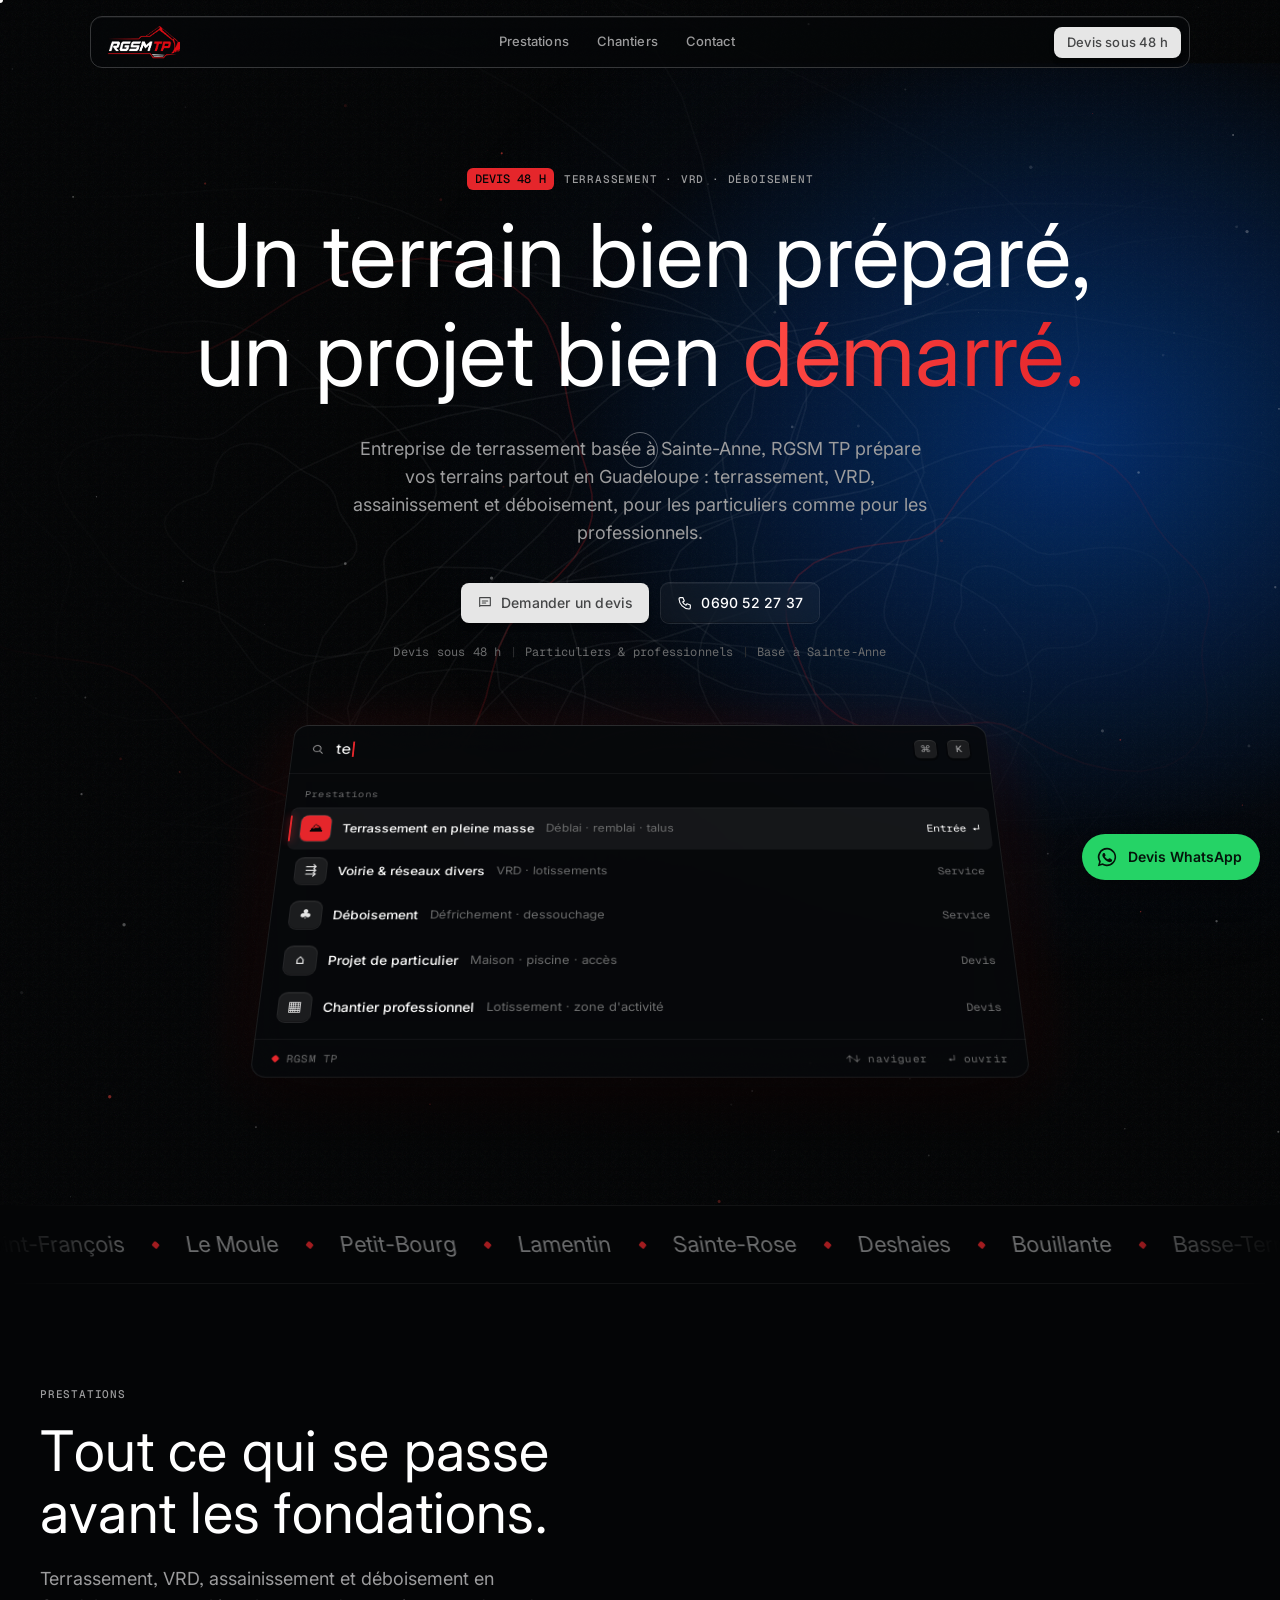
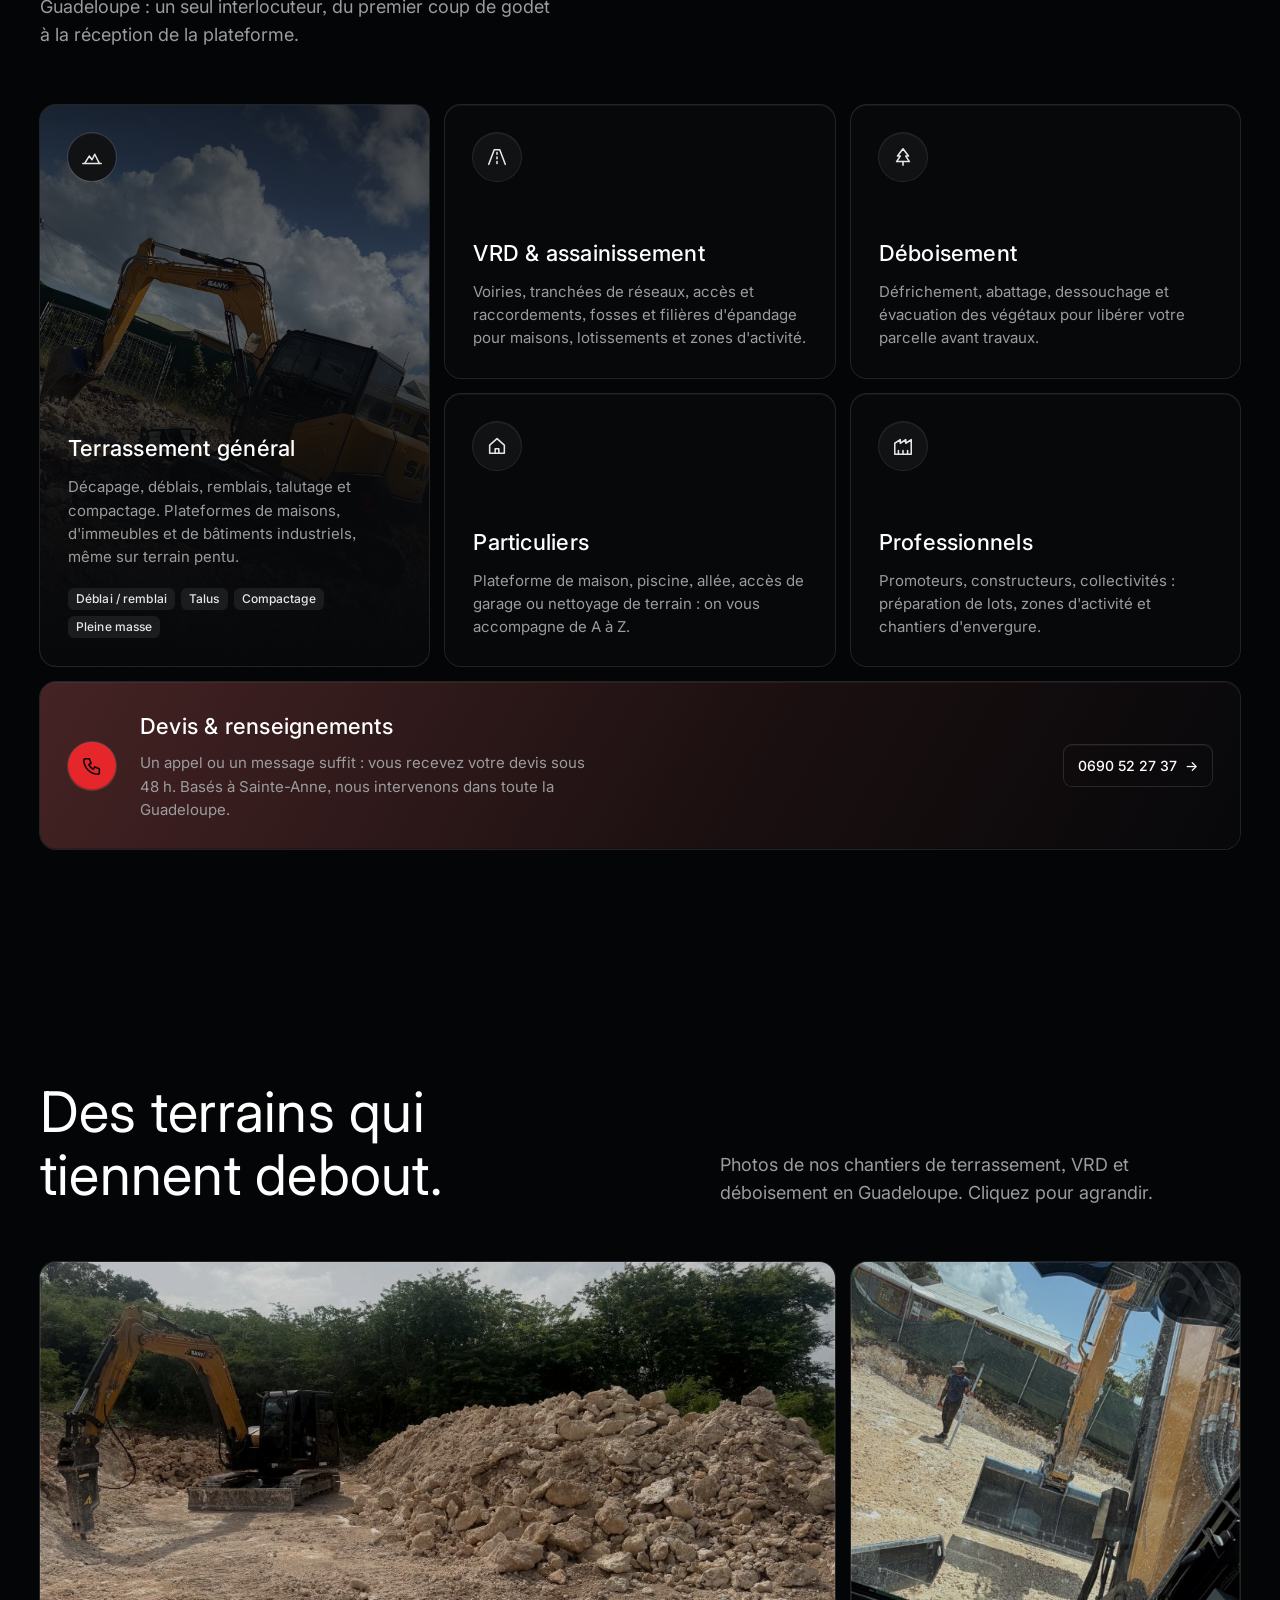
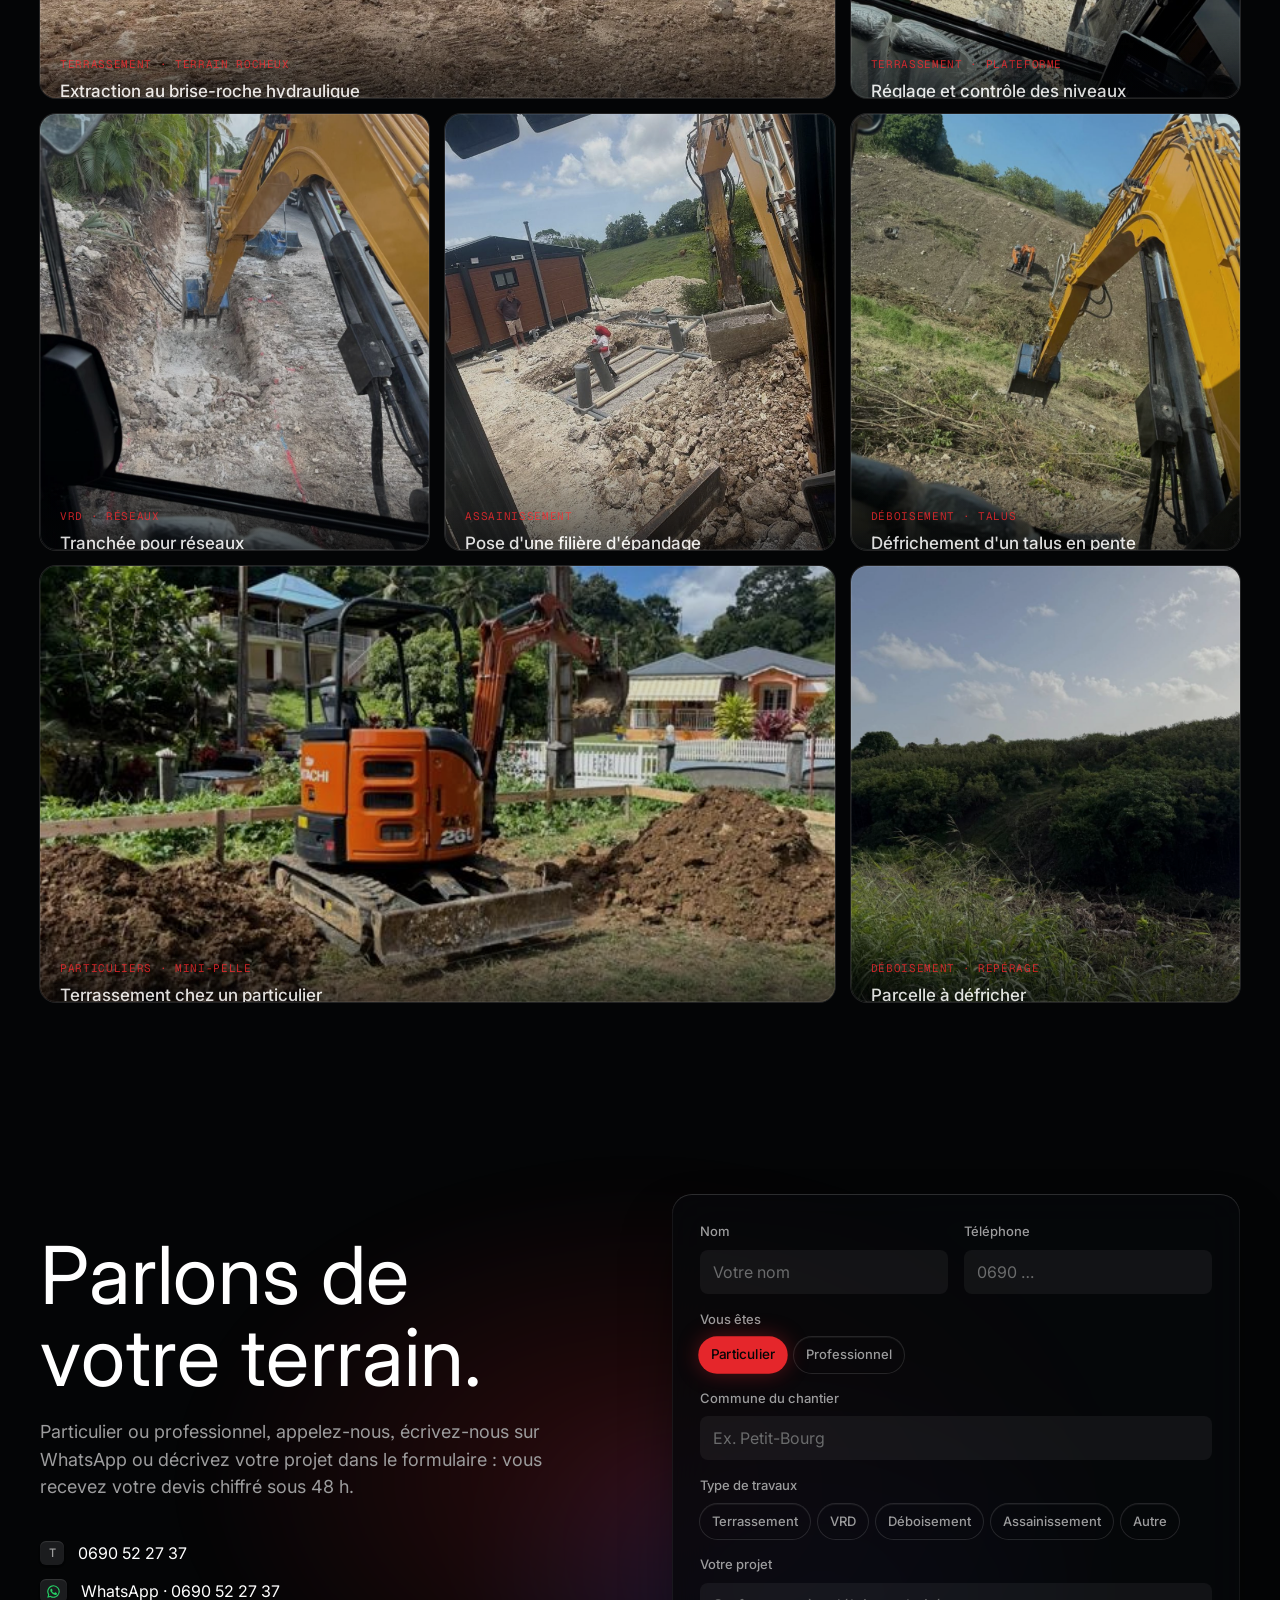
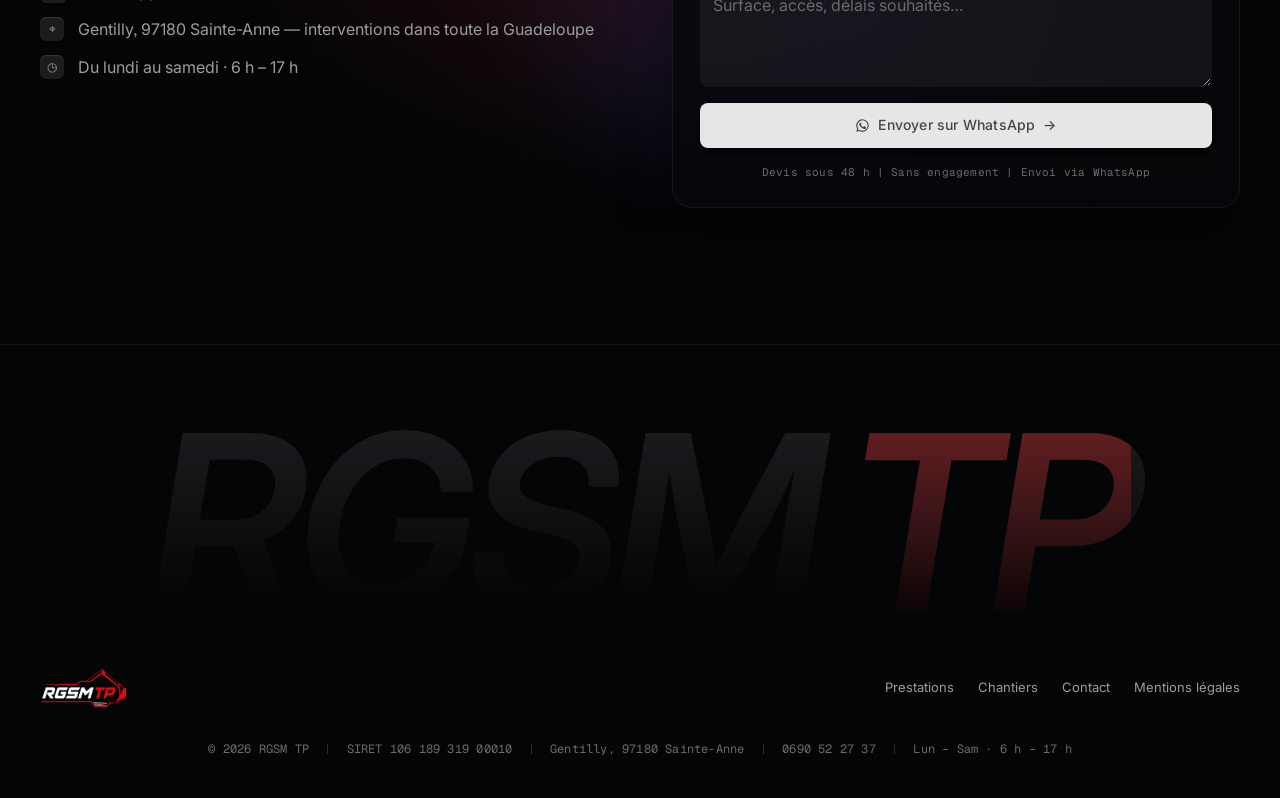
<file: index.html>
<!doctype html>
<html lang="fr">
<head>
  <meta charset="utf-8">
  <meta name="viewport" content="width=device-width, initial-scale=1">
  <title>Terrassement Guadeloupe – RGSM TP | VRD & déboisement à Sainte-Anne</title>
  <meta name="description" content="Terrassement à Sainte-Anne (Guadeloupe) : terrassement, VRD, assainissement, déboisement. Particuliers & pros. Devis sous 48 h au 0690 52 27 37.">
  <link rel="canonical" href="https://rgsmtp.fr/">
  <meta name="robots" content="index, follow, max-image-preview:large">
  <meta name="geo.region" content="GP">
  <meta name="geo.placename" content="Sainte-Anne, Guadeloupe">
  <!-- Aperçu lors du partage (WhatsApp, Facebook, etc.) -->
  <meta property="og:type" content="website">
  <meta property="og:locale" content="fr_FR">
  <meta property="og:site_name" content="RGSM TP">
  <meta property="og:url" content="https://rgsmtp.fr/">
  <meta property="og:title" content="RGSM TP — Terrassement, VRD & déboisement en Guadeloupe">
  <meta property="og:description" content="Un terrain bien préparé, un projet bien démarré. Particuliers & professionnels. Devis sous 48 h : 0690 52 27 37.">
  <meta property="og:image" content="https://rgsmtp.fr/img/og-image.jpg">
  <meta property="og:image:width" content="1200">
  <meta property="og:image:height" content="630">
  <meta property="og:image:alt" content="Logo RGSM TP sur une photo de chantier de terrassement">
  <meta name="twitter:card" content="summary_large_image">
  <meta name="twitter:image" content="https://rgsmtp.fr/img/og-image.jpg">
  <!-- Fiche entreprise lisible par Google -->
  <script type="application/ld+json">
  {
    "@context": "https://schema.org",
    "@type": "GeneralContractor",
    "@id": "https://rgsmtp.fr/#entreprise",
    "name": "RGSM TP",
    "description": "Entreprise de terrassement en Guadeloupe : terrassement, VRD, assainissement et déboisement pour particuliers et professionnels.",
    "url": "https://rgsmtp.fr/",
    "logo": "https://rgsmtp.fr/img/icon-512.png",
    "image": [
      "https://rgsmtp.fr/img/og-image.jpg",
      "https://rgsmtp.fr/img/brise-roche.jpg",
      "https://rgsmtp.fr/img/pelle-sany.jpg"
    ],
    "telephone": "+590690522737",
    "address": {
      "@type": "PostalAddress",
      "streetAddress": "Gentilly",
      "addressLocality": "Sainte-Anne",
      "postalCode": "97180",
      "addressRegion": "Guadeloupe",
      "addressCountry": "GP"
    },
    "areaServed": [
      {
        "@type": "AdministrativeArea",
        "name": "Guadeloupe"
      },
      {
        "@type": "City",
        "name": "Sainte-Anne"
      },
      {
        "@type": "City",
        "name": "Le Gosier"
      },
      {
        "@type": "City",
        "name": "Saint-François"
      },
      {
        "@type": "City",
        "name": "Le Moule"
      },
      {
        "@type": "City",
        "name": "Les Abymes"
      },
      {
        "@type": "City",
        "name": "Pointe-à-Pitre"
      },
      {
        "@type": "City",
        "name": "Baie-Mahault"
      },
      {
        "@type": "City",
        "name": "Morne-à-l'Eau"
      },
      {
        "@type": "City",
        "name": "Petit-Bourg"
      },
      {
        "@type": "City",
        "name": "Lamentin"
      },
      {
        "@type": "City",
        "name": "Basse-Terre"
      },
      {
        "@type": "City",
        "name": "Capesterre-Belle-Eau"
      }
    ],
    "openingHoursSpecification": [
      {
        "@type": "OpeningHoursSpecification",
        "dayOfWeek": [
          "Monday",
          "Tuesday",
          "Wednesday",
          "Thursday",
          "Friday",
          "Saturday"
        ],
        "opens": "06:00",
        "closes": "17:00"
      }
    ],
    "identifier": {
      "@type": "PropertyValue",
      "propertyID": "SIRET",
      "value": "10618931900010"
    },
    "founder": {
      "@type": "Person",
      "name": "Dylan Rangassamy"
    },
    "knowsAbout": [
      "Terrassement",
      "VRD",
      "Assainissement non collectif",
      "Déboisement",
      "Défrichement",
      "Plateforme de maison",
      "Brise-roche"
    ],
    "hasOfferCatalog": {
      "@type": "OfferCatalog",
      "name": "Prestations",
      "itemListElement": [
        {
          "@type": "Offer",
          "itemOffered": {
            "@type": "Service",
            "name": "Terrassement",
            "areaServed": "Guadeloupe"
          }
        },
        {
          "@type": "Offer",
          "itemOffered": {
            "@type": "Service",
            "name": "VRD & assainissement",
            "areaServed": "Guadeloupe"
          }
        },
        {
          "@type": "Offer",
          "itemOffered": {
            "@type": "Service",
            "name": "Déboisement",
            "areaServed": "Guadeloupe"
          }
        }
      ]
    },
    "contactPoint": {
      "@type": "ContactPoint",
      "telephone": "+590690522737",
      "contactType": "customer service",
      "availableLanguage": [
        "French"
      ]
    }
  }
  </script>
  <meta name="theme-color" content="#040506">
  <link rel="icon" type="image/png" sizes="48x48" href="img/favicon-48.png">
  <link rel="icon" type="image/png" sizes="192x192" href="img/icon-192.png">
  <link rel="apple-touch-icon" href="img/apple-touch-icon.png">
  <link rel="preconnect" href="https://fonts.googleapis.com">
  <link rel="preconnect" href="https://fonts.gstatic.com" crossorigin>
  <link href="https://fonts.googleapis.com/css2?family=Inter:ital,wght@0,400;0,500;0,600;1,800&family=Geist+Mono:wght@300;400;500&display=swap" rel="stylesheet">
  <link rel="stylesheet" href="style.css">
</head>
<body class="is-loading">

  <!-- ============ LOADER ============ -->
  <div class="loader" aria-hidden="true">
    <div class="loader-mark"><img class="logo-img" src="img/logo-rgsm-tp.png" alt="RGSM TP" width="860" height="400"></div>
    <div class="loader-bar"><i></i></div>
    <p class="mono loader-meta"><span class="loader-pct">000</span> | Sainte-Anne · 971 | préparation du terrain</p>
  </div>

  <div class="cursor" aria-hidden="true"></div>
  <div class="cursor-ring" aria-hidden="true"></div>
  <div class="progress" aria-hidden="true"><i></i></div>

  <!-- ============ NAV ============ -->
  <header class="nav">
    <div class="nav-pill">
      <a href="#top" class="logo" aria-label="RGSM TP, accueil"><img class="logo-img" src="img/logo-rgsm-tp.png" alt="" width="860" height="400"></a>
      <nav class="nav-links">
        <span class="nav-indicator" aria-hidden="true"></span>
        <a href="#services">Prestations</a>
        <a href="#realisations">Chantiers</a>
        <a href="#contact">Contact</a>
      </nav>
      <a href="#contact" class="btn btn-mist btn-sm magnetic"><span>Devis sous 48 h</span></a>
      <button class="burger" aria-label="Ouvrir le menu" aria-expanded="false"><span></span><span></span></button>
    </div>
  </header>

  <main>
    <!-- ============ HERO ============ -->
    <section class="hero" id="top">
      <div class="hero-atmo" aria-hidden="true">
        <div class="glow-blue" data-depth="12"></div>
        <div class="bar bar-1" data-depth="40"></div>
        <div class="bar bar-2" data-depth="60"></div>
        <div class="bar bar-3" data-depth="25"></div>
        <svg class="topo" viewBox="0 0 1200 700" preserveAspectRatio="xMidYMid slice"></svg>
        <div class="grain"></div>
      </div>
      <canvas class="dust" aria-hidden="true"></canvas>

      <div class="hero-content wrap">
        <p class="eyebrow hero-in" style="--d:.15s"><span class="badge badge-coral">Devis 48 h</span> Terrassement · VRD · Déboisement</p>
        <h1 class="hero-title split-words">Un terrain bien préparé,<br>un projet bien démarré.</h1>
        <p class="hero-sub hero-in" style="--d:.9s">Entreprise de terrassement basée à Sainte-Anne, RGSM TP prépare vos terrains partout en Guadeloupe : terrassement, VRD, assainissement et déboisement, pour les particuliers comme pour les professionnels.</p>
        <div class="hero-ctas hero-in" style="--d:1.05s">
          <a href="#contact" class="btn btn-mist magnetic"><span><svg viewBox="0 0 24 24" class="ico"><path d="M4 4h16v12H5.2L4 17.2z"/><path d="M8 9h8M8 12h5"/></svg>Demander un devis</span></a>
          <a href="tel:+590690522737" class="btn btn-ghost magnetic"><span><svg viewBox="0 0 24 24" class="ico"><path d="M5 4h4l2 5-2.5 1.5a11 11 0 0 0 5 5L15 13l5 2v4a2 2 0 0 1-2 2A16 16 0 0 1 3 6a2 2 0 0 1 2-2"/></svg>0690 52 27 37</span></a>
        </div>
        <p class="meta mono hero-in" style="--d:1.2s"><span>Devis sous 48 h</span><i>|</i><span>Particuliers & professionnels</span><i>|</i><span>Basé à Sainte-Anne</span></p>
      </div>

      <!-- Command palette mockup -->
      <div class="palette-stage wrap">
        <div class="palette" data-tilt-scroll>
          <div class="palette-bar">
            <svg viewBox="0 0 24 24" class="ico"><circle cx="11" cy="11" r="6"/><path d="m20 20-4.5-4.5"/></svg>
            <span class="palette-input"><span class="typed"></span><i class="caret"></i></span>
            <span class="kbd">⌘</span><span class="kbd">K</span>
          </div>
          <div class="palette-body">
            <p class="palette-label mono">Prestations</p>
            <ul class="palette-list">
              <li class="active"><span class="pi pi-coral">⛰</span>Terrassement en pleine masse<em>Déblai · remblai · talus</em><span class="tag">Entrée ↵</span></li>
              <li><span class="pi">⇶</span>Voirie & réseaux divers<em>VRD · lotissements</em><span class="tag">Service</span></li>
              <li><span class="pi">♣</span>Déboisement<em>Défrichement · dessouchage</em><span class="tag">Service</span></li>
              <li><span class="pi">⌂</span>Projet de particulier<em>Maison · piscine · accès</em><span class="tag">Devis</span></li>
              <li><span class="pi">▦</span>Chantier professionnel<em>Lotissement · zone d'activité</em><span class="tag">Devis</span></li>
            </ul>
          </div>
          <div class="palette-foot mono"><span><i class="diamond sm"></i>RGSM TP</span><span>↑↓ naviguer &nbsp; ↵ ouvrir</span></div>
        </div>
      </div>
    </section>

    <!-- ============ MARQUEE COMMUNES ============ -->
    <section class="marquee" aria-label="Communes desservies">
      <div class="marquee-track">
        <span>Sainte-Anne</span><i class="diamond sm"></i><span>Les Abymes</span><i class="diamond sm"></i><span>Baie-Mahault</span><i class="diamond sm"></i><span>Pointe-à-Pitre</span><i class="diamond sm"></i><span>Le Gosier</span><i class="diamond sm"></i><span>Saint-François</span><i class="diamond sm"></i><span>Le Moule</span><i class="diamond sm"></i><span>Petit-Bourg</span><i class="diamond sm"></i><span>Lamentin</span><i class="diamond sm"></i><span>Sainte-Rose</span><i class="diamond sm"></i><span>Deshaies</span><i class="diamond sm"></i><span>Bouillante</span><i class="diamond sm"></i><span>Basse-Terre</span><i class="diamond sm"></i><span>Trois-Rivières</span><i class="diamond sm"></i><span>Capesterre-Belle-Eau</span><i class="diamond sm"></i><span>Goyave</span><i class="diamond sm"></i><span>Morne-à-l'Eau</span><i class="diamond sm"></i><span>Port-Louis</span><i class="diamond sm"></i><span>Marie-Galante</span><i class="diamond sm"></i>
      </div>
    </section>

    <!-- ============ STATS ============ -->
    <!-- ============ SERVICES ============ -->
    <section class="section wrap" id="services">
      <div class="section-head">
        <p class="eyebrow reveal">Prestations</p>
        <h2 class="h split-chars">Tout ce qui se passe<br>avant les fondations.</h2>
        <p class="lead reveal">Terrassement, VRD, assainissement et déboisement en Guadeloupe : un seul interlocuteur, du premier coup de godet à la réception de la plateforme.</p>
      </div>

      <div class="bento">
        <article class="card card-xl card-has-photo reveal spot tilt">
          <div class="card-icon"><svg viewBox="0 0 24 24" class="ico"><path d="M2 19h20M4 19l5-8 3 4 3-6 5 10"/></svg></div>
          <h3>Terrassement général</h3>
          <p>Décapage, déblais, remblais, talutage et compactage. Plateformes de maisons, d'immeubles et de bâtiments industriels, même sur terrain pentu.</p>
          <div class="tags"><span class="badge">Déblai / remblai</span><span class="badge">Talus</span><span class="badge">Compactage</span><span class="badge">Pleine masse</span></div>
          <div class="card-photo" aria-hidden="true"><img src="img/pelle-sany.jpg" alt="" loading="lazy"></div>
          <span class="card-arrow" aria-hidden="true">→</span>
        </article>
        <article class="card reveal spot tilt" style="--rd:.06s">
          <div class="card-icon"><svg viewBox="0 0 24 24" class="ico"><path d="M3 20 9 4h6l6 16M12 7v2M12 12v2M12 17v2"/></svg></div>
          <h3>VRD & assainissement</h3>
          <p>Voiries, tranchées de réseaux, accès et raccordements, fosses et filières d'épandage pour maisons, lotissements et zones d'activité.</p>
          <span class="card-arrow" aria-hidden="true">→</span>
        </article>
        <article class="card reveal spot tilt" style="--rd:.12s">
          <div class="card-icon"><svg viewBox="0 0 24 24" class="ico"><path d="M12 3 6 11h3l-4 6h14l-4-6h3z"/><path d="M12 17v4"/></svg></div>
          <h3>Déboisement</h3>
          <p>Défrichement, abattage, dessouchage et évacuation des végétaux pour libérer votre parcelle avant travaux.</p>
          <span class="card-arrow" aria-hidden="true">→</span>
        </article>
        <article class="card reveal spot tilt" style="--rd:.06s">
          <div class="card-icon"><svg viewBox="0 0 24 24" class="ico"><path d="M4 11 12 4l8 7v9H4z"/><path d="M10 20v-5h4v5"/></svg></div>
          <h3>Particuliers</h3>
          <p>Plateforme de maison, piscine, allée, accès de garage ou nettoyage de terrain : on vous accompagne de A à Z.</p>
          <span class="card-arrow" aria-hidden="true">→</span>
        </article>
        <article class="card reveal spot tilt" style="--rd:.12s">
          <div class="card-icon"><svg viewBox="0 0 24 24" class="ico"><path d="M3 21V9l6-4v4l6-4v4l6-4v16z"/><path d="M7 21v-4M12 21v-4M17 21v-4"/></svg></div>
          <h3>Professionnels</h3>
          <p>Promoteurs, constructeurs, collectivités : préparation de lots, zones d'activité et chantiers d'envergure.</p>
          <span class="card-arrow" aria-hidden="true">→</span>
        </article>
        <article class="card card-wide card-ember reveal spot tilt" style="--rd:.18s">
          <div class="card-icon card-icon-coral"><svg viewBox="0 0 24 24" class="ico"><path d="M5 4h4l2 5-2.5 1.5a11 11 0 0 0 5 5L15 13l5 2v4a2 2 0 0 1-2 2A16 16 0 0 1 3 6a2 2 0 0 1 2-2"/></svg></div>
          <h3>Devis & renseignements</h3>
          <p>Un appel ou un message suffit : vous recevez votre devis sous 48 h. Basés à Sainte-Anne, nous intervenons dans toute la Guadeloupe.</p>
          <a href="tel:+590690522737" class="link-arrow">0690 52 27 37 <span>→</span></a>
        </article>
      </div>
    </section>

    <!-- ============ CHANTIERS (photos réelles) ============ -->
    <section class="section wrap" id="realisations">
      <div class="section-head section-head-row">
        <div>
          <p class="eyebrow reveal">Nos chantiers</p>
          <h2 class="h split-chars">Des terrains qui<br>tiennent debout.</h2>
        </div>
        <p class="lead reveal">Photos de nos chantiers de terrassement, VRD et déboisement en Guadeloupe. Cliquez pour agrandir.</p>
      </div>
      <div class="gallery">
        <figure class="shot shot-wide reveal"><img src="img/brise-roche.jpg" alt="Pelle SANY équipée d'un brise-roche hydraulique à côté d'un tas de roches extraites" loading="lazy" width="1400" height="1050"><figcaption><span class="mono">Terrassement · terrain rocheux</span><strong>Extraction au brise-roche hydraulique</strong></figcaption></figure>
        <figure class="shot reveal" style="--rd:.06s"><img src="img/plateforme-niveau.jpg" alt="Plateforme en cours de réglage avec contrôle des niveaux à la mire" loading="lazy" width="1050" height="1400"><figcaption><span class="mono">Terrassement · plateforme</span><strong>Réglage et contrôle des niveaux</strong></figcaption></figure>
        <figure class="shot reveal"><img src="img/tranchee-reseaux.jpg" alt="Tranchée creusée le long d'une route pour le passage de réseaux" loading="lazy" width="1050" height="1400"><figcaption><span class="mono">VRD · réseaux</span><strong>Tranchée pour réseaux</strong></figcaption></figure>
        <figure class="shot reveal" style="--rd:.06s"><img src="img/assainissement.jpg" alt="Filière d'épandage en cours de pose à côté d'une maison" loading="lazy" width="788" height="1400"><figcaption><span class="mono">Assainissement</span><strong>Pose d'une filière d'épandage</strong></figcaption></figure>
        <figure class="shot reveal"><img src="img/deboisement-talus.jpg" alt="Talus déboisé vu depuis la cabine de la pelle, mini-pelle au travail en haut du talus" loading="lazy" width="1050" height="1400"><figcaption><span class="mono">Déboisement · talus</span><strong>Défrichement d'un talus en pente</strong></figcaption></figure>
        <figure class="shot shot-wide reveal" style="--rd:.06s"><img src="img/mini-pelle.jpg" alt="Mini-pelle Hitachi sur un terrain de particulier" loading="lazy" width="603" height="448"><figcaption><span class="mono">Particuliers · mini-pelle</span><strong>Terrassement chez un particulier</strong></figcaption></figure>
        <figure class="shot reveal" style="--rd:.12s"><img src="img/deboisement-avant.jpg" alt="Parcelle en pente couverte de végétation dense avant déboisement" loading="lazy" width="1400" height="1050"><figcaption><span class="mono">Déboisement · repérage</span><strong>Parcelle à défricher</strong></figcaption></figure>
      </div>
    </section>

    <div class="lightbox" aria-hidden="true">
      <button class="lb-close" aria-label="Fermer">×</button>
      <button class="lb-nav lb-prev" aria-label="Photo précédente">←</button>
      <figure><img alt=""><figcaption></figcaption></figure>
      <button class="lb-nav lb-next" aria-label="Photo suivante">→</button>
    </div>

    <!-- ============ CONTACT ============ -->
    <section class="section contact" id="contact">
      <div class="contact-glow" aria-hidden="true"></div>
      <div class="wrap contact-grid">
        <div>
          <p class="eyebrow reveal">Contact</p>
          <h2 class="h h-xl split-chars">Parlons de<br>votre terrain.</h2>
          <p class="lead reveal">Particulier ou professionnel, appelez-nous, écrivez-nous sur WhatsApp ou décrivez votre projet dans le formulaire : vous recevez votre devis chiffré sous 48 h.</p>
          <ul class="contact-list reveal">
            <li><span class="kbd">T</span><a href="tel:+590690522737">0690 52 27 37</a></li>
            <li><span class="kbd kbd-wa"><svg viewBox="0 0 24 24" class="ico wa-ico" aria-hidden="true"><path fill="currentColor" stroke="none" d="M12 2a10 10 0 0 0-8.6 15.1L2 22l5-1.3A10 10 0 1 0 12 2zm0 18.2c-1.5 0-3-.4-4.2-1.2l-.3-.2-3 .8.8-2.9-.2-.3A8.2 8.2 0 1 1 12 20.2zm4.5-6.1c-.2-.1-1.5-.7-1.7-.8-.2-.1-.4-.1-.6.1l-.8 1c-.1.2-.3.2-.5.1a6.7 6.7 0 0 1-3.3-2.9c-.2-.4.3-.4.8-1.3.1-.2 0-.3 0-.4l-.8-1.8c-.2-.5-.4-.4-.6-.4h-.5a1 1 0 0 0-.7.3 3 3 0 0 0-.9 2.2 5.2 5.2 0 0 0 1.1 2.7 11.8 11.8 0 0 0 4.5 4c1.7.7 2.3.8 3.2.6.5-.1 1.5-.6 1.7-1.2.2-.6.2-1.1.2-1.2-.1-.1-.3-.2-.5-.3z"/></svg></span><a href="https://wa.me/590690522737" target="_blank" rel="noopener">WhatsApp · 0690 52 27 37</a></li>
            <li><span class="kbd">⌖</span><span>Gentilly, 97180 Sainte-Anne — interventions dans toute la Guadeloupe</span></li>
            <li><span class="kbd">◷</span><span>Du lundi au samedi · 6 h – 17 h</span></li>
          </ul>
        </div>
        <form class="form reveal" novalidate>
          <div class="form-row">
            <label class="field"><span>Nom</span><input name="nom" required autocomplete="name" placeholder="Votre nom"></label>
            <label class="field"><span>Téléphone</span><input name="tel" type="tel" required autocomplete="tel" placeholder="0690 …"></label>
          </div>
          <div class="field"><span>Vous êtes</span><div class="chips"><label><input type="radio" name="profil" value="Particulier" checked><b>Particulier</b></label><label><input type="radio" name="profil" value="Professionnel"><b>Professionnel</b></label></div></div>
          <label class="field"><span>Commune du chantier</span><input name="commune" placeholder="Ex. Petit-Bourg"></label>
          <div class="field"><span>Type de travaux</span>
            <div class="chips">
              <label><input type="checkbox" name="type" value="Terrassement"><b>Terrassement</b></label>
              <label><input type="checkbox" name="type" value="VRD"><b>VRD</b></label>
              <label><input type="checkbox" name="type" value="Déboisement"><b>Déboisement</b></label>
              <label><input type="checkbox" name="type" value="Assainissement"><b>Assainissement</b></label>
              <label><input type="checkbox" name="type" value="Autre"><b>Autre</b></label>
            </div>
          </div>
          <label class="field"><span>Votre projet</span><textarea name="message" rows="4" placeholder="Surface, accès, délais souhaités…"></textarea></label>
          <button class="btn btn-mist btn-block magnetic" type="submit"><span><svg viewBox="0 0 24 24" class="ico wa-ico" aria-hidden="true"><path fill="currentColor" stroke="none" d="M12 2a10 10 0 0 0-8.6 15.1L2 22l5-1.3A10 10 0 1 0 12 2zm0 18.2c-1.5 0-3-.4-4.2-1.2l-.3-.2-3 .8.8-2.9-.2-.3A8.2 8.2 0 1 1 12 20.2zm4.5-6.1c-.2-.1-1.5-.7-1.7-.8-.2-.1-.4-.1-.6.1l-.8 1c-.1.2-.3.2-.5.1a6.7 6.7 0 0 1-3.3-2.9c-.2-.4.3-.4.8-1.3.1-.2 0-.3 0-.4l-.8-1.8c-.2-.5-.4-.4-.6-.4h-.5a1 1 0 0 0-.7.3 3 3 0 0 0-.9 2.2 5.2 5.2 0 0 0 1.1 2.7 11.8 11.8 0 0 0 4.5 4c1.7.7 2.3.8 3.2.6.5-.1 1.5-.6 1.7-1.2.2-.6.2-1.1.2-1.2-.1-.1-.3-.2-.5-.3z"/></svg>Envoyer sur WhatsApp <b class="send-arrow">→</b></span></button>
          <p class="form-note mono">Devis sous 48 h | Sans engagement | Envoi via WhatsApp</p>
        </form>
      </div>
    </section>
  </main>

  <!-- ============ FOOTER ============ -->
  <footer class="footer">
    <div class="wrap">
      <div class="footer-big" aria-hidden="true">RGSM<span>TP</span></div>
      <div class="footer-row">
        <a href="#top" class="logo"><img class="logo-img" src="img/logo-rgsm-tp.png" alt="RGSM TP" width="860" height="400"></a>
        <nav><a href="#services">Prestations</a><a href="#realisations">Chantiers</a><a href="#contact">Contact</a><a href="mentions-legales.html">Mentions légales</a></nav>
      </div>
      <p class="meta mono">© <span class="year"></span> RGSM TP <i>|</i> SIRET 106 189 319 00010 <i>|</i> Gentilly, 97180 Sainte-Anne <i>|</i> 0690 52 27 37 <i>|</i> Lun – Sam · 6 h – 17 h</p>
    </div>
  </footer>

  <a href="https://wa.me/590690522737?text=Bonjour%20RGSM%20TP%2C%20je%20souhaite%20un%20devis." class="wa-float" target="_blank" rel="noopener" aria-label="Nous écrire sur WhatsApp"><svg viewBox="0 0 24 24" class="wa-float-ico" aria-hidden="true"><path fill="currentColor" stroke="none" d="M12 2a10 10 0 0 0-8.6 15.1L2 22l5-1.3A10 10 0 1 0 12 2zm0 18.2c-1.5 0-3-.4-4.2-1.2l-.3-.2-3 .8.8-2.9-.2-.3A8.2 8.2 0 1 1 12 20.2zm4.5-6.1c-.2-.1-1.5-.7-1.7-.8-.2-.1-.4-.1-.6.1l-.8 1c-.1.2-.3.2-.5.1a6.7 6.7 0 0 1-3.3-2.9c-.2-.4.3-.4.8-1.3.1-.2 0-.3 0-.4l-.8-1.8c-.2-.5-.4-.4-.6-.4h-.5a1 1 0 0 0-.7.3 3 3 0 0 0-.9 2.2 5.2 5.2 0 0 0 1.1 2.7 11.8 11.8 0 0 0 4.5 4c1.7.7 2.3.8 3.2.6.5-.1 1.5-.6 1.7-1.2.2-.6.2-1.1.2-1.2-.1-.1-.3-.2-.5-.3z"/></svg><span>Devis WhatsApp</span></a>

  <script src="main.js"></script>
</body>
</html>
</file>
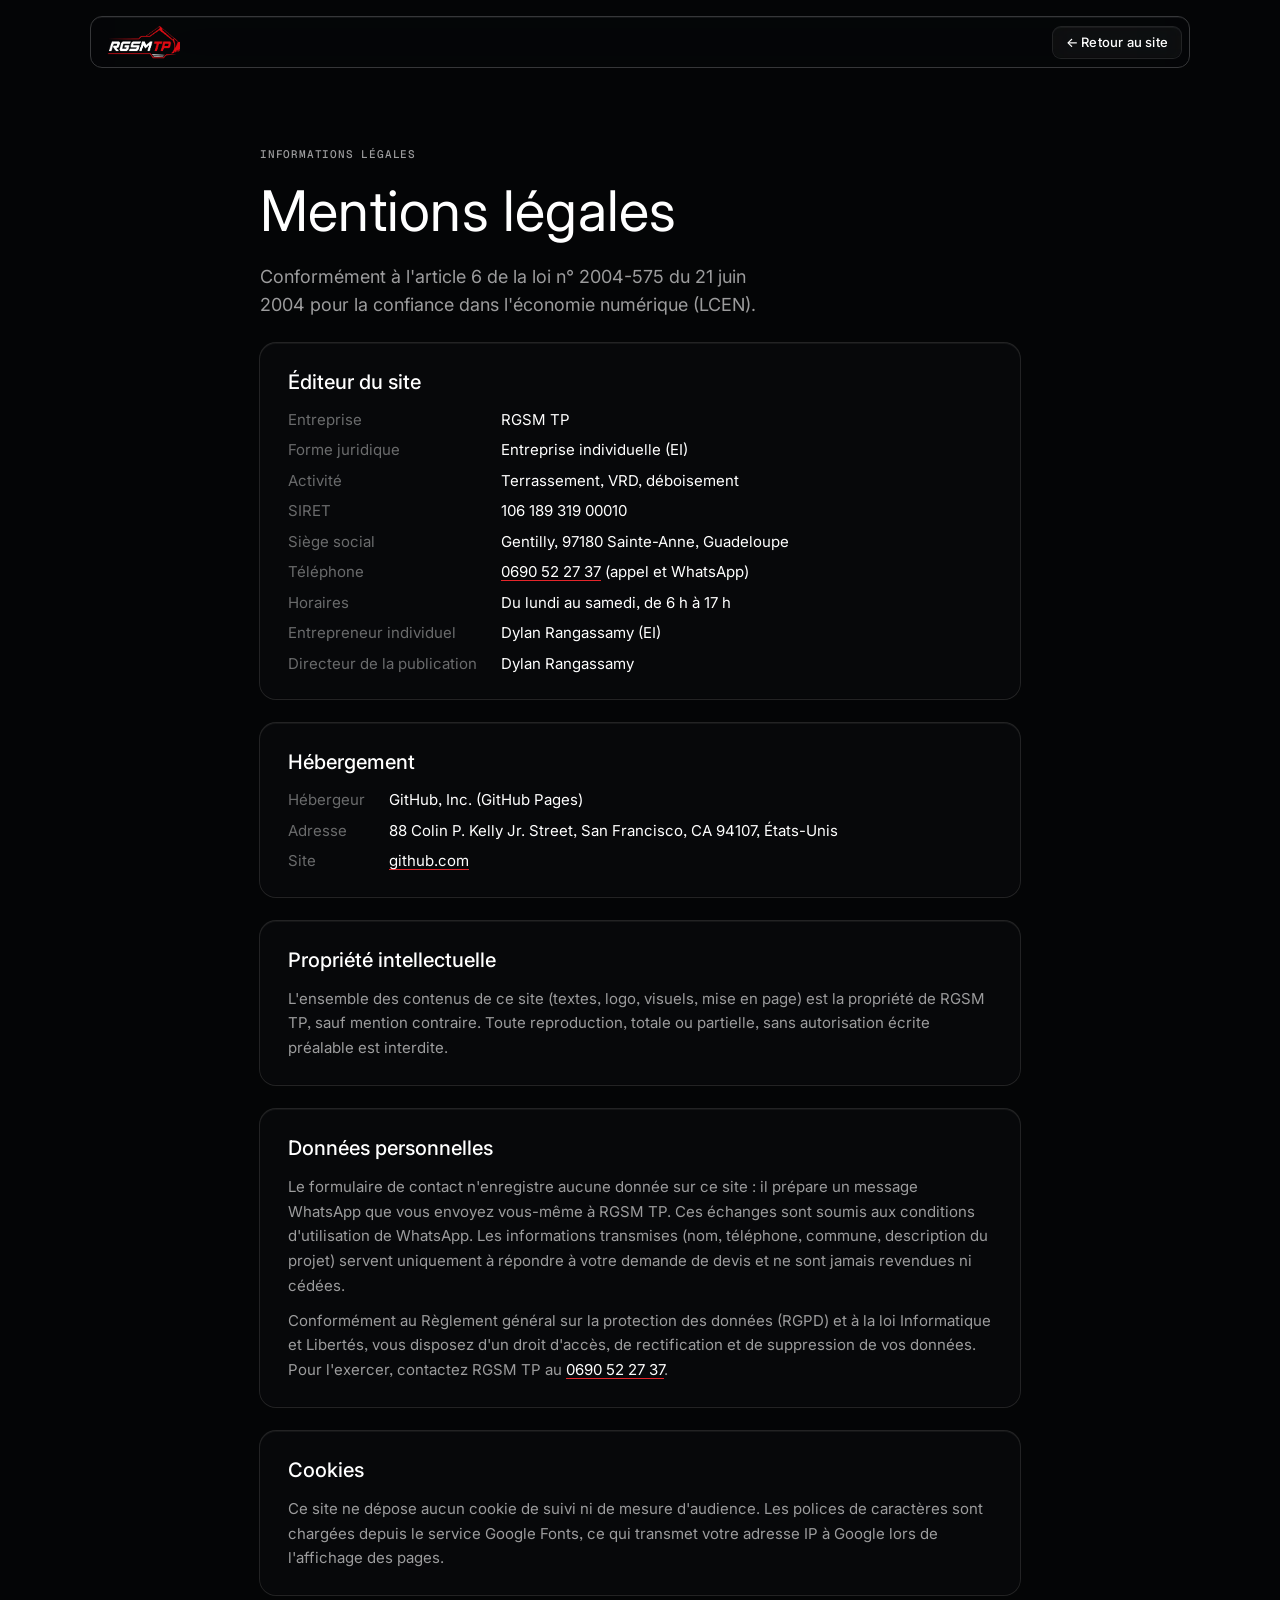
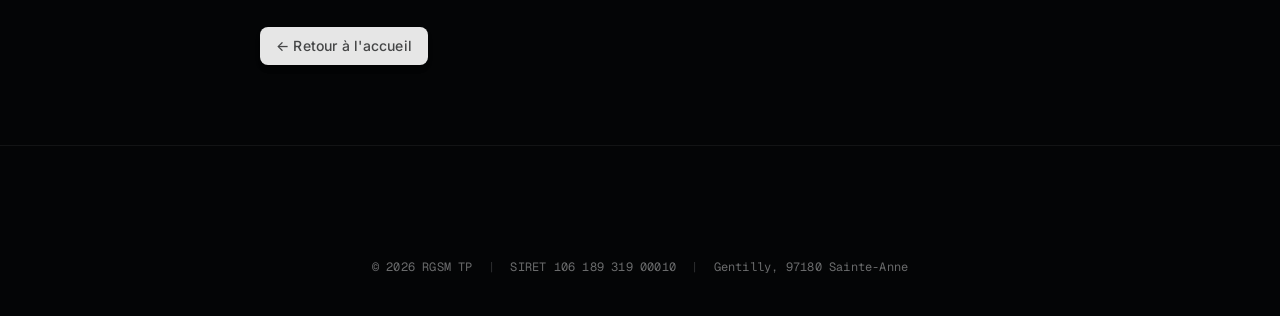
<file: mentions-legales.html>
<!doctype html>
<html lang="fr">
<head>
  <meta charset="utf-8">
  <meta name="viewport" content="width=device-width, initial-scale=1">
  <title>Mentions légales — RGSM TP</title>
  <meta name="robots" content="noindex, follow">
  <link rel="canonical" href="https://rgsmtp.fr/mentions-legales.html">
  <meta name="theme-color" content="#040506">
  <link rel="icon" type="image/png" sizes="48x48" href="img/favicon-48.png">
  <link rel="icon" type="image/png" sizes="192x192" href="img/icon-192.png">
  <link rel="apple-touch-icon" href="img/apple-touch-icon.png">
  <link rel="preconnect" href="https://fonts.googleapis.com">
  <link rel="preconnect" href="https://fonts.gstatic.com" crossorigin>
  <link href="https://fonts.googleapis.com/css2?family=Inter:ital,wght@0,400;0,500;0,600;1,800&family=Geist+Mono:wght@300;400;500&display=swap" rel="stylesheet">
  <link rel="stylesheet" href="style.css">
  <style>
    .legal { padding: 140px 0 40px; max-width: 760px; }
    .legal h1 { margin-bottom: 12px; }
    .legal-block { margin-top: 24px; padding: 24px 28px; border-radius: 16px; background: var(--ink); box-shadow: var(--key); }
    .legal-block h2 { font-size: 20px; font-weight: 500; margin-bottom: 12px; }
    .legal-block p, .legal-block li { color: var(--ash); font-size: 15px; line-height: 1.65; }
    .legal-block p + p { margin-top: 10px; }
    .legal-block dl { display: grid; grid-template-columns: max-content 1fr; gap: 8px 24px; font-size: 15px; }
    .legal-block dt { color: var(--smoke); }
    .legal-block dd { color: var(--white); }
    .legal-block a { color: var(--white); text-decoration: underline; text-decoration-color: var(--coral); text-underline-offset: 3px; }
    .back { display: inline-flex; margin-top: 32px; }
    @media (max-width: 560px) { .legal-block dl { grid-template-columns: 1fr; gap: 2px; } .legal-block dd { margin-bottom: 10px; } }
  </style>
</head>
<body>
  <header class="nav">
    <div class="nav-pill">
      <a href="./" class="logo" aria-label="RGSM TP, accueil"><img class="logo-img" src="img/logo-rgsm-tp.png" alt="" width="860" height="400"></a>
      <a href="./" class="btn btn-ghost btn-sm"><span>← Retour au site</span></a>
    </div>
  </header>

  <main class="wrap legal">
    <p class="eyebrow">Informations légales</p>
    <h1 class="h">Mentions légales</h1>
    <p class="lead">Conformément à l'article 6 de la loi n° 2004-575 du 21 juin 2004 pour la confiance dans l'économie numérique (LCEN).</p>

    <section class="legal-block">
      <h2>Éditeur du site</h2>
      <dl>
        <dt>Entreprise</dt><dd>RGSM TP</dd>
        <dt>Forme juridique</dt><dd>Entreprise individuelle (EI)</dd>
        <dt>Activité</dt><dd>Terrassement, VRD, déboisement</dd>
        <dt>SIRET</dt><dd>106 189 319 00010</dd>
        <dt>Siège social</dt><dd>Gentilly, 97180 Sainte-Anne, Guadeloupe</dd>
        <dt>Téléphone</dt><dd><a href="tel:+590690522737">0690 52 27 37</a> (appel et WhatsApp)</dd>
        <dt>Horaires</dt><dd>Du lundi au samedi, de 6 h à 17 h</dd>
        <dt>Entrepreneur individuel</dt><dd>Dylan Rangassamy (EI)</dd>
        <dt>Directeur de la publication</dt><dd>Dylan Rangassamy</dd>
      </dl>
    </section>

    <section class="legal-block">
      <h2>Hébergement</h2>
      <dl>
        <dt>Hébergeur</dt><dd>GitHub, Inc. (GitHub Pages)</dd>
        <dt>Adresse</dt><dd>88 Colin P. Kelly Jr. Street, San Francisco, CA 94107, États-Unis</dd>
        <dt>Site</dt><dd><a href="https://github.com" rel="noopener">github.com</a></dd>
      </dl>
    </section>

    <section class="legal-block">
      <h2>Propriété intellectuelle</h2>
      <p>L'ensemble des contenus de ce site (textes, logo, visuels, mise en page) est la propriété de RGSM TP, sauf mention contraire. Toute reproduction, totale ou partielle, sans autorisation écrite préalable est interdite.</p>
    </section>

    <section class="legal-block">
      <h2>Données personnelles</h2>
      <p>Le formulaire de contact n'enregistre aucune donnée sur ce site : il prépare un message WhatsApp que vous envoyez vous-même à RGSM TP. Ces échanges sont soumis aux conditions d'utilisation de WhatsApp. Les informations transmises (nom, téléphone, commune, description du projet) servent uniquement à répondre à votre demande de devis et ne sont jamais revendues ni cédées.</p>
      <p>Conformément au Règlement général sur la protection des données (RGPD) et à la loi Informatique et Libertés, vous disposez d'un droit d'accès, de rectification et de suppression de vos données. Pour l'exercer, contactez RGSM TP au <a href="tel:+590690522737">0690 52 27 37</a>.</p>
    </section>

    <section class="legal-block">
      <h2>Cookies</h2>
      <p>Ce site ne dépose aucun cookie de suivi ni de mesure d'audience. Les polices de caractères sont chargées depuis le service Google Fonts, ce qui transmet votre adresse IP à Google lors de l'affichage des pages.</p>
    </section>

    <a href="./" class="btn btn-mist back"><span>← Retour à l'accueil</span></a>
  </main>

  <footer class="footer">
    <div class="wrap">
      <p class="meta mono">© <span id="y">2026</span> RGSM TP <i>|</i> SIRET 106 189 319 00010 <i>|</i> Gentilly, 97180 Sainte-Anne</p>
    </div>
  </footer>
  <script>document.getElementById('y').textContent = new Date().getFullYear();</script>
</body>
</html>
</file>
<file: style.css>
/* =========================================================
   RGSM TP — Guadeloupe · Midnight command center, coral neon
   ========================================================= */
:root {
  --void: #040506; --ink: #07080a; --obsidian: #111214; --graphite: #1b1c1e;
  --smoke: #6a6b6c; --ash: #9c9c9d; --mist: #e6e6e6; --iron: #454647; --slate: #2f3031;
  --line: #363739; --white: #fff;
  --coral: #e5262b; --ember: #452324; --sky: #63a1ff; --cobalt: #143ca3; --deep: #02193b;
  --font: 'Inter', ui-sans-serif, system-ui, -apple-system, 'Segoe UI', Roboto, sans-serif;
  --mono: 'Geist Mono', 'JetBrains Mono', ui-monospace, Menlo, Consolas, monospace;
  --key: rgba(255,255,255,.05) 0 1px 0 0 inset, rgba(255,255,255,.12) 0 0 0 1px, rgba(0,0,0,.2) 0 -1px 0 0 inset;
  --key-hi: rgba(255,255,255,.08) 0 1px 0 0 inset, rgba(255,255,255,.25) 0 0 0 1px, rgba(0,0,0,.2) 0 -1px 0 0 inset;
  --btn-lift: rgba(0,0,0,.03) 0 7px 3px 0, rgba(0,0,0,.25) 0 4px 4px 0;
  --ease: cubic-bezier(.22,1,.36,1);
  --ease-io: cubic-bezier(.65,0,.35,1);
}
*, *::before, *::after { box-sizing: border-box; margin: 0; padding: 0; }
html { scroll-behavior: smooth; -webkit-text-size-adjust: 100%; }
body {
  background: var(--void); color: var(--white); font: 400 16px/1.5 var(--font);
  font-feature-settings: 'calt','kern','liga','ss03'; -webkit-font-smoothing: antialiased; overflow-x: hidden;
}
body.is-loading { overflow: hidden; }
a { color: inherit; text-decoration: none; }
::selection { background: var(--coral); color: var(--void); }
.wrap { width: min(1200px, 100% - 48px); margin-inline: auto; }
.mono { font-family: var(--mono); font-size: 12px; letter-spacing: .017em; color: var(--ash); }
.muted { color: var(--smoke); }
.ico { width: 16px; height: 16px; fill: none; stroke: currentColor; stroke-width: 1.7; stroke-linecap: round; stroke-linejoin: round; flex: none; }

/* ---------- Diamond logo ---------- */
.diamond { display: inline-block; width: 12px; height: 12px; background: var(--coral); border-radius: 3px; transform: rotate(45deg); box-shadow: 0 0 16px rgba(229,38,43,.6); flex: none; }
.diamond.sm { width: 6px; height: 6px; border-radius: 1.5px; box-shadow: none; }
.logo { display: inline-flex; align-items: center; gap: 10px; font-weight: 600; font-size: 14px; letter-spacing: .02em; }
.logo:hover .diamond { animation: spin .8s var(--ease); }
@keyframes spin { to { transform: rotate(405deg); } }

/* ---------- Loader ---------- */
.loader { position: fixed; inset: 0; z-index: 100; background: var(--void); display: grid; place-content: center; gap: 20px; justify-items: center; transition: clip-path 1s var(--ease-io); clip-path: inset(0 0 0 0); }
.loader.done { clip-path: inset(0 0 100% 0); }
.loader-mark { display: flex; align-items: center; gap: 12px; font-weight: 600; font-size: 20px; }
.loader-mark .diamond { animation: pulse 1.2s ease-in-out infinite; }
@keyframes pulse { 50% { transform: rotate(225deg) scale(.7); } }
.loader-bar { width: 220px; height: 2px; background: var(--graphite); border-radius: 2px; overflow: hidden; }
.loader-bar i { display: block; height: 100%; width: 0; background: var(--coral); box-shadow: 0 0 12px var(--coral); }
.loader-meta { font-size: 11px; color: var(--smoke); }

/* ---------- Cursor / progress ---------- */
.cursor, .cursor-ring { position: fixed; top: 0; left: 0; pointer-events: none; z-index: 90; border-radius: 50%; }
.cursor { width: 6px; height: 6px; background: var(--white); margin: -3px 0 0 -3px; mix-blend-mode: difference; }
.cursor-ring { width: 36px; height: 36px; margin: -18px 0 0 -18px; border: 1px solid rgba(255,255,255,.35); transition: width .35s var(--ease), height .35s var(--ease), margin .35s var(--ease), background .35s, border-color .35s; }
.cursor-ring.hover { width: 64px; height: 64px; margin: -32px 0 0 -32px; background: rgba(229,38,43,.08); border-color: rgba(229,38,43,.6); }
@media (hover: none), (pointer: coarse) { .cursor, .cursor-ring { display: none; } }
.progress { position: fixed; top: 0; left: 0; right: 0; height: 2px; z-index: 80; }
.progress i { display: block; height: 100%; background: linear-gradient(90deg, var(--coral), #ff7a5c); transform-origin: left; transform: scaleX(0); box-shadow: 0 0 10px var(--coral); }

/* ---------- Nav ---------- */
.nav { position: fixed; top: 16px; left: 0; right: 0; z-index: 50; display: flex; justify-content: center; transition: transform .5s var(--ease); }
.nav.hide { transform: translateY(-120%); }
.nav-pill {
  width: min(1100px, 100% - 32px); display: flex; align-items: center; justify-content: space-between; gap: 24px;
  padding: 8px 8px 8px 16px; border: 1px solid var(--line); border-radius: 12px;
  background: rgba(7,8,10,.55); backdrop-filter: blur(48px) saturate(1.4); -webkit-backdrop-filter: blur(48px) saturate(1.4);
  box-shadow: rgba(255,255,255,.06) 0 1px 0 0 inset; transition: background .4s, width .6s var(--ease);
}
.nav.scrolled .nav-pill { background: rgba(7,8,10,.82); width: min(980px, 100% - 32px); }
.nav-links { position: relative; display: flex; gap: 4px; }
.nav-links a { position: relative; z-index: 1; padding: 6px 12px; font-size: 13px; font-weight: 500; color: var(--ash); letter-spacing: .008em; transition: color .25s; }
.nav-links a:hover, .nav-links a.active { color: var(--white); }
.nav-indicator { position: absolute; top: 0; left: 0; height: 100%; border-radius: 8px; background: var(--graphite); box-shadow: var(--key); opacity: 0; transition: transform .45s var(--ease), width .45s var(--ease), opacity .3s; }
.burger { display: none; width: 36px; height: 36px; border: 0; background: var(--graphite); border-radius: 8px; cursor: pointer; position: relative; }
.burger span { position: absolute; left: 10px; right: 10px; height: 1.5px; background: var(--white); transition: transform .35s var(--ease); }
.burger span:first-child { top: 14px; } .burger span:last-child { top: 21px; }
.burger[aria-expanded="true"] span:first-child { transform: translateY(3.5px) rotate(45deg); }
.burger[aria-expanded="true"] span:last-child { transform: translateY(-3.5px) rotate(-45deg); }

/* ---------- Buttons ---------- */
.btn { --mx: 0px; --my: 0px; position: relative; display: inline-flex; align-items: center; justify-content: center; border-radius: 8px; font: 500 14px/1 var(--font); letter-spacing: .014em; cursor: pointer; border: 0; overflow: hidden; transform: translate(var(--mx), var(--my)); transition: transform .4s var(--ease), box-shadow .3s, background .3s; }
.btn > span { position: relative; z-index: 1; display: inline-flex; align-items: center; gap: 8px; padding: 12px 16px; }
.btn-sm > span { padding: 9px 13px; font-size: 13px; }
.btn-mist { background: var(--mist); color: var(--iron); box-shadow: var(--btn-lift); }
.btn-mist::before { content: ''; position: absolute; inset: 0; background: radial-gradient(120px circle at var(--bx,50%) var(--by,50%), #fff, transparent 70%); opacity: 0; transition: opacity .3s; }
.btn-mist:hover { color: #1b1c1e; }
.btn-mist:hover::before { opacity: 1; }
.btn-ghost { background: rgba(255,255,255,.04); color: var(--white); box-shadow: var(--key); backdrop-filter: blur(12px); }
.btn-ghost:hover { box-shadow: var(--key-hi); background: rgba(255,255,255,.08); }
.btn-block { width: 100%; }
.btn-block > span { padding: 15px 16px; }
.send-arrow { transition: transform .4s var(--ease); font-weight: 500; }
.btn:hover .send-arrow { transform: translateX(5px); }

/* ---------- Type ---------- */
.eyebrow { display: inline-flex; align-items: center; gap: 10px; font: 500 11px/1 var(--mono); letter-spacing: .073em; text-transform: uppercase; color: var(--ash); margin-bottom: 20px; }
.h { font-size: clamp(34px, 5vw, 56px); font-weight: 400; line-height: 1.12; letter-spacing: .004em; }
.h-xl { font-size: clamp(44px, 7vw, 80px); line-height: 1.02; }
.lead { color: var(--ash); font-size: 18px; line-height: 1.55; max-width: 520px; margin-top: 20px; }
.badge { display: inline-flex; align-items: center; height: 22px; padding: 0 8px; border-radius: 6px; background: var(--graphite); color: var(--mist); font: 500 12px/1 var(--font); letter-spacing: .01em; }
.badge-coral { background: var(--coral); color: var(--void); font-family: var(--mono); font-weight: 500; }
.kbd { display: inline-grid; place-items: center; min-width: 24px; height: 24px; padding: 0 6px; border-radius: 6px; background: var(--graphite); font: 500 12px/1 var(--mono); color: var(--ash); box-shadow: rgba(0,0,0,.4) 0 1.5px .5px 1.5px, rgba(255,255,255,.12) 0 1px 1px 0 inset; }
.meta i { color: var(--slate); font-style: normal; margin: 0 8px; }

/* ---------- Hero ---------- */
.hero { position: relative; min-height: 100vh; padding: 168px 0 0; overflow: hidden; isolation: isolate; }
.hero-atmo { position: absolute; inset: 0; z-index: -1; pointer-events: none; }
.glow-blue { position: absolute; inset: -20% -10% auto; height: 120%; background: radial-gradient(60% 50% at 50% 26%, rgba(4,63,150,.7), rgba(6,18,37,.25) 55%, transparent 75%); }
.bar { position: absolute; border-radius: 40px; filter: blur(40px); opacity: .9; will-change: transform; }
.bar-1 { width: 70vw; height: 110px; top: 22%; left: -10%; background: linear-gradient(90deg, transparent, var(--coral) 40%, #ff5a3c 70%, transparent); transform: rotate(-18deg); animation: drift1 14s ease-in-out infinite alternate; }
.bar-2 { width: 46vw; height: 70px; top: 46%; right: -8%; background: linear-gradient(90deg, transparent, var(--sky), var(--cobalt) 80%, transparent); transform: rotate(-18deg); opacity: .7; animation: drift2 18s ease-in-out infinite alternate; }
.bar-3 { width: 36vw; height: 46px; top: 12%; right: 10%; background: linear-gradient(90deg, transparent, #e5262baa, transparent); transform: rotate(-18deg); opacity: .5; filter: blur(30px); animation: drift1 11s ease-in-out infinite alternate-reverse; }
@keyframes drift1 { to { translate: 6vw 3vh; } }
@keyframes drift2 { to { translate: -8vw -4vh; } }
.topo { position: absolute; inset: 0; width: 100%; height: 100%; opacity: .55; mask-image: radial-gradient(70% 60% at 50% 40%, #000 20%, transparent 80%); }
.topo path { fill: none; stroke: rgba(255,255,255,.09); stroke-width: 1; }
.topo path.hl { stroke: rgba(229,38,43,.35); }
.grain { position: absolute; inset: 0; opacity: .06; background-image: url("data:image/svg+xml,%3Csvg xmlns='http://www.w3.org/2000/svg' width='160' height='160'%3E%3Cfilter id='n'%3E%3CfeTurbulence baseFrequency='.9' numOctaves='2'/%3E%3C/filter%3E%3Crect width='100%25' height='100%25' filter='url(%23n)'/%3E%3C/svg%3E"); }
.dust { position: absolute; inset: 0; width: 100%; height: 100%; z-index: -1; pointer-events: none; }
.hero-content { text-align: center; display: flex; flex-direction: column; align-items: center; }
.hero-title { font-size: clamp(42px, 7.2vw, 88px); font-weight: 400; line-height: 1.04; letter-spacing: .004em; max-width: 1000px; }
.hero-title .w { display: inline-block; overflow: hidden; vertical-align: top; padding-bottom: .08em; }
.hero-title .w > span { display: inline-block; transform: translateY(105%) rotate(6deg); filter: blur(8px); opacity: 0; transition: transform 1.1s var(--ease), filter 1.1s var(--ease), opacity .8s; transition-delay: var(--d); }
.hero-title .w:last-child > span { background: linear-gradient(90deg, #ff4a44, var(--coral)); -webkit-background-clip: text; background-clip: text; color: transparent; }
body.ready .hero-title .w > span { transform: none; filter: none; opacity: 1; }
.hero-sub { margin-top: 28px; max-width: 580px; color: var(--ash); font-size: 18px; line-height: 1.55; }
.hero-ctas { display: flex; flex-wrap: wrap; justify-content: center; gap: 12px; margin-top: 36px; }
.hero .meta { margin-top: 20px; color: var(--smoke); }
.hero-in { opacity: 0; transform: translateY(20px); filter: blur(6px); transition: opacity .9s var(--ease), transform .9s var(--ease), filter .9s var(--ease); transition-delay: var(--d, 0s); }
body.ready .hero-in { opacity: 1; transform: none; filter: none; }

/* Palette mockup */
.palette-stage { perspective: 1400px; margin-top: 64px; padding-bottom: 64px; }
.palette {
  --rx: 28deg; --sc: .9; max-width: 760px; margin: 0 auto; border-radius: 16px; background: rgba(7,8,10,.85);
  backdrop-filter: blur(24px); -webkit-backdrop-filter: blur(24px);
  box-shadow: rgba(255,255,255,.1) 0 1px 0 0 inset, rgba(0,0,0,.6) 0 40px 80px 0, rgba(229,38,43,.12) 0 0 80px 0, rgba(255,255,255,.08) 0 0 0 1px inset;
  transform: rotateX(var(--rx)) scale(var(--sc)); transform-origin: 50% 0; opacity: 0; transition: opacity 1s var(--ease) 1.3s;
}
body.ready .palette { opacity: 1; }
.palette-bar { display: flex; align-items: center; gap: 12px; padding: 18px 20px; border-bottom: 1px solid rgba(255,255,255,.06); color: var(--ash); }
.palette-input { flex: 1; font-size: 18px; color: var(--white); display: flex; align-items: center; min-height: 24px; }
.caret { display: inline-block; width: 2px; height: 20px; background: var(--coral); margin-left: 2px; animation: blink 1s steps(1) infinite; }
@keyframes blink { 50% { opacity: 0; } }
.palette-body { padding: 8px; }
.palette-label { font-size: 11px; color: var(--smoke); padding: 10px 12px 8px; }
.palette-list { list-style: none; }
.palette-list li { position: relative; display: grid; grid-template-columns: 32px auto 1fr auto; align-items: center; gap: 12px; padding: 10px 12px; border-radius: 8px; font-size: 14px; font-weight: 500; cursor: pointer; transition: background .2s; }
.palette-list li em { font-style: normal; color: var(--smoke); font-weight: 400; font-size: 13px; }
.palette-list li .tag { font: 400 12px var(--mono); color: var(--smoke); }
.palette-list li.active { background: rgba(255,255,255,.06); box-shadow: rgba(255,255,255,.06) 0 1px 0 0 inset; }
.palette-list li.active::before { content: ''; position: absolute; left: 0; top: 10px; bottom: 10px; width: 2px; border-radius: 2px; background: var(--coral); box-shadow: 0 0 10px var(--coral); }
.palette-list li.active .tag { color: var(--white); }
.pi { width: 32px; height: 32px; border-radius: 8px; display: grid; place-items: center; background: var(--graphite); color: var(--mist); font-size: 15px; box-shadow: var(--key); }
.pi-coral { background: var(--coral); color: var(--void); }
.palette-list li.active .pi { background: var(--coral); color: var(--void); transition: background .3s; }
.palette-foot { display: flex; justify-content: space-between; padding: 12px 20px; border-top: 1px solid rgba(255,255,255,.06); font-size: 11px; color: var(--smoke); }
.palette-foot span { display: inline-flex; align-items: center; gap: 8px; }

/* ---------- Marquee ---------- */
.marquee { overflow: hidden; border-block: 1px solid rgba(255,255,255,.06); padding: 22px 0; mask-image: linear-gradient(90deg, transparent, #000 12%, #000 88%, transparent); }
.marquee-track { display: flex; align-items: center; gap: 28px; width: max-content; will-change: transform; }
.marquee-track span { font-size: 22px; color: var(--smoke); white-space: nowrap; transition: color .3s; }
.marquee-track span:hover { color: var(--white); }
.marquee-track .diamond { opacity: .7; }

/* ---------- Sections ---------- */
.section { padding: 96px 0; position: relative; }
.section-head { margin-bottom: 56px; }
.section-head-row { display: flex; justify-content: space-between; align-items: flex-end; gap: 40px; flex-wrap: wrap; }

/* Reveal */
.reveal { opacity: 0; transform: translateY(32px); filter: blur(6px); transition: opacity 1s var(--ease), transform 1s var(--ease), filter 1s var(--ease); transition-delay: var(--rd, 0s); }
.reveal.in { opacity: 1; transform: none; filter: none; }
.split-chars .c { display: inline-block; opacity: 0; transform: translateY(.5em) rotateX(-80deg); transform-origin: 50% 100%; filter: blur(4px); transition: opacity .7s var(--ease), transform .9s var(--ease), filter .7s; transition-delay: calc(var(--i) * 18ms); }
.split-chars.in .c { opacity: 1; transform: none; filter: none; }
.split-chars .wd { display: inline-block; white-space: nowrap; }

/* ---------- Stats ---------- */
.stats { display: grid; grid-template-columns: repeat(4, 1fr); gap: 0; padding: 96px 0; }
.stat { padding: 8px 24px; border-left: 1px solid rgba(255,255,255,.07); }
.stat-num { display: block; font-size: clamp(40px, 5vw, 64px); font-weight: 500; letter-spacing: -.01em; font-variant-numeric: tabular-nums; background: linear-gradient(180deg, #fff 30%, #8a8b8c); -webkit-background-clip: text; background-clip: text; color: transparent; }
.stat p { color: var(--smoke); font-size: 14px; margin-top: 8px; max-width: 200px; }

/* ---------- Cards / bento ---------- */
.bento { display: grid; grid-template-columns: repeat(3, 1fr); gap: 16px; }
.card {
  --mx: 50%; --my: 50%; --tx: 0deg; --ty: 0deg; position: relative; padding: 28px; border-radius: 16px; background: var(--ink);
  box-shadow: var(--key); overflow: hidden; isolation: isolate; min-height: 260px; display: flex; flex-direction: column;
  transform: perspective(900px) rotateX(var(--tx)) rotateY(var(--ty)); transition: box-shadow .4s, transform .5s var(--ease);
}
.card.reveal { transition: opacity 1s var(--ease), filter 1s var(--ease), box-shadow .4s, transform .9s var(--ease); }
.card.reveal:not(.in) { transform: perspective(900px) translateY(40px) rotateX(8deg); }
.card:hover { box-shadow: var(--key-hi); }
.spot::before { content: ''; position: absolute; inset: 0; z-index: -1; background: radial-gradient(420px circle at var(--mx) var(--my), rgba(229,38,43,.12), transparent 45%); opacity: 0; transition: opacity .4s; pointer-events: none; }
.spot::after { content: ''; position: absolute; inset: 0; border-radius: inherit; padding: 1px; background: radial-gradient(260px circle at var(--mx) var(--my), rgba(255,90,80,.8), transparent 60%); -webkit-mask: linear-gradient(#000 0 0) content-box, linear-gradient(#000 0 0); -webkit-mask-composite: xor; mask-composite: exclude; opacity: 0; transition: opacity .4s; pointer-events: none; }
.spot:hover::before, .spot:hover::after { opacity: 1; }
.card-xl { grid-row: span 2; min-height: 540px; }
.card-wide { grid-column: span 3; min-height: 0; display: grid; grid-template-columns: auto 1fr auto; align-items: center; gap: 24px; }
.card-wide h3 { margin: 0 !important; }
.card-wide p { grid-column: 2; margin-top: -16px !important; }
.card-wide .card-icon { grid-row: span 2; margin: 0 !important; }
.card-wide .link-arrow { grid-row: 1 / span 2; grid-column: 3; }
.card-ember { background: linear-gradient(120deg, var(--ember), #1a0f10 60%, var(--ink)); }
.card-icon { width: 48px; height: 48px; border-radius: 99999px; display: grid; place-items: center; background: var(--obsidian); color: var(--mist); box-shadow: var(--key); margin-bottom: auto; transition: transform .5s var(--ease), background .3s, color .3s; }
.card-icon .ico { width: 22px; height: 22px; }
.card:hover .card-icon { transform: translateZ(30px) scale(1.08) rotate(-6deg); background: var(--coral); color: var(--void); }
.card-icon-coral { background: var(--coral); color: var(--void); }
.card h3 { font-size: 22px; font-weight: 500; letter-spacing: .01em; margin-top: 56px; }
.card p { color: var(--ash); margin-top: 10px; font-size: 15px; line-height: 1.55; max-width: 460px; }
.tags { display: flex; flex-wrap: wrap; gap: 6px; margin-top: 20px; }
.card-arrow { position: absolute; top: 28px; right: 28px; width: 32px; height: 32px; border-radius: 50%; display: grid; place-items: center; color: var(--ash); box-shadow: var(--key); transform: rotate(-45deg) scale(.8); opacity: 0; transition: all .45s var(--ease); }
.card:hover .card-arrow { opacity: 1; transform: rotate(-45deg) scale(1) translate(2px, -2px); color: var(--white); }
.card-art { position: absolute; left: 0; right: 0; bottom: 0; height: 46%; z-index: -1; opacity: .9; mask-image: linear-gradient(transparent, #000 40%); }
.card-art svg { width: 100%; height: 100%; display: block; }
.card-art path { transition: transform 1.2s var(--ease); }
.card:hover .card-art path { transform: translateY(var(--lift, -6px)); }
.link-arrow { display: inline-flex; align-items: center; gap: 8px; font-size: 14px; font-weight: 500; padding: 10px 14px; border-radius: 8px; box-shadow: var(--key); white-space: nowrap; transition: box-shadow .3s, background .3s; }
.link-arrow span { transition: transform .4s var(--ease); }
.link-arrow:hover { box-shadow: var(--key-hi); background: rgba(255,255,255,.04); }
.link-arrow:hover span { transform: translateX(4px); }

/* ---------- Scrub text ---------- */
.scrub-wrap { padding: 80px 0 140px; }
.scrub { font-size: clamp(26px, 3.6vw, 44px); line-height: 1.3; letter-spacing: .004em; max-width: 1000px; }
.scrub .sw { color: #26272a; transition: color .25s; }
.scrub .sw.on { color: var(--white); }
.scrub .sw.hot { color: var(--coral); }

/* ---------- Terrain sticky ---------- */
.terrain-grid { display: grid; grid-template-columns: 1fr 1fr; gap: 64px; }
.terrain-sticky { position: sticky; top: 110px; align-self: start; height: calc(100vh - 140px); display: flex; flex-direction: column; }
.terrain-visual { position: relative; flex: 1; display: grid; place-items: center; min-height: 260px; }
.terrain-svg { width: min(400px, 100%); height: auto; overflow: visible; }
.tv-rings circle { fill: none; stroke: rgba(255,255,255,.08); transform-origin: 200px 200px; animation: ring 6s linear infinite; }
@keyframes ring { from { transform: rotate(0); } to { transform: rotate(360deg); } }
.tv path, .tv circle { fill: none; stroke: var(--coral); stroke-width: 2.5; stroke-linecap: round; stroke-linejoin: round; filter: drop-shadow(0 0 8px rgba(229,38,43,.6)); }
.tv { opacity: 0; transform: scale(.85); transform-origin: 200px 220px; transition: opacity .6s var(--ease), transform .8s var(--ease); }
.tv path, .tv circle { stroke-dasharray: 600; stroke-dashoffset: 600; transition: stroke-dashoffset 1.4s var(--ease); }
.tv.on { opacity: 1; transform: none; }
.tv.on path, .tv.on circle { stroke-dashoffset: 0; }
.tv-caption { position: absolute; bottom: 0; left: 0; }
.tv-idx { color: var(--white); }
.terrain-steps { list-style: none; padding: 30vh 0 30vh; display: flex; flex-direction: column; gap: 40vh; }
.tstep { padding: 32px; border-radius: 16px; box-shadow: var(--key); background: var(--ink); opacity: .25; transform: scale(.96); transition: opacity .6s var(--ease), transform .6s var(--ease), box-shadow .6s; }
.tstep.on { opacity: 1; transform: none; box-shadow: var(--key-hi), rgba(229,38,43,.08) 0 0 60px 0; }
.tstep .mono { color: var(--coral); text-transform: uppercase; font-size: 11px; letter-spacing: .07em; }
.tstep h3 { font-size: 26px; font-weight: 500; margin: 14px 0 10px; }
.tstep p { color: var(--ash); }

/* ---------- Horizontal scroll ---------- */
.hscroll { position: relative; height: 320vh; }
.hscroll-sticky { position: sticky; top: 0; height: 100vh; overflow: hidden; display: flex; flex-direction: column; justify-content: center; gap: 48px; }
.hscroll-head .h { max-width: 640px; }
.hscroll-progress { margin-top: 28px; height: 2px; background: var(--graphite); border-radius: 2px; max-width: 320px; overflow: hidden; }
.hscroll-progress i { display: block; height: 100%; background: var(--coral); transform-origin: left; transform: scaleX(0); }
.hscroll-track { display: flex; gap: 20px; padding-left: max(24px, calc((100vw - 1200px) / 2)); padding-right: 40vw; will-change: transform; }
.step-card { position: relative; flex: none; width: 380px; height: 380px; padding: 32px; border-radius: 20px; background: var(--ink); box-shadow: var(--key); display: flex; flex-direction: column; overflow: hidden; transition: box-shadow .4s, transform .5s var(--ease); }
.step-card:hover { box-shadow: var(--key-hi); transform: translateY(-8px); }
.step-card-ember { background: linear-gradient(160deg, var(--ember), var(--ink) 70%); }
.step-num { font-size: 120px; font-weight: 500; line-height: .9; letter-spacing: -.04em; background: linear-gradient(180deg, rgba(255,255,255,.18), transparent 85%); -webkit-background-clip: text; background-clip: text; color: transparent; transition: transform .6s var(--ease); }
.step-card:hover .step-num { transform: translateX(8px); background-image: linear-gradient(180deg, var(--coral), transparent 85%); }
.step-card h3 { font-size: 24px; font-weight: 500; margin-top: auto; }
.step-card p { color: var(--ash); margin-top: 10px; font-size: 15px; }
.step-meta { margin-top: 20px; color: var(--smoke); }

/* ---------- Fleet tiles ---------- */
.fleet { display: grid; grid-template-columns: repeat(4, 1fr); gap: 8px; }
.tile { --mx: 50%; --my: 50%; position: relative; isolation: isolate; overflow: hidden; display: flex; align-items: center; gap: 14px; padding: 14px; border-radius: 12px; border: 1px solid var(--line); background: var(--ink); transition: transform .4s var(--ease), border-color .3s; }
.tile:hover { transform: translateY(-3px); border-color: #4a4b4d; }
.tile.reveal.in:hover { transform: translateY(-3px); }
.tile-ico { width: 40px; height: 40px; border-radius: 99999px; display: grid; place-items: center; background: var(--graphite); font-size: 18px; color: var(--mist); flex: none; box-shadow: var(--key); transition: transform .5s var(--ease), background .3s, color .3s; }
.tile:hover .tile-ico { transform: rotate(-12deg) scale(1.1); background: var(--coral); color: var(--void); }
.tile strong { display: block; font-size: 14px; font-weight: 500; }
.tile small { display: block; color: var(--smoke); font-size: 12px; margin-top: 2px; }
.tile-k { margin-left: auto; font-size: 10px; color: var(--smoke); padding: 3px 6px; border-radius: 6px; background: var(--obsidian); }

/* ---------- Works ---------- */
.works { display: grid; grid-template-columns: repeat(2, 1fr); gap: 16px; }
.work { position: relative; display: block; aspect-ratio: 4 / 3; border-radius: 20px; overflow: hidden; box-shadow: var(--key); background: var(--ink); isolation: isolate; }
.work:nth-child(even) { margin-top: 80px; margin-bottom: -80px; }
.work-art { position: absolute; inset: 0; transition: transform 1.2s var(--ease), filter .8s; transform: scale(1.04); }
.work-art svg { width: 100%; height: 100%; display: block; }
.work:hover .work-art { transform: scale(1.12) rotate(-1deg); filter: saturate(1.3) brightness(1.1); }
.work::after { content: ''; position: absolute; inset: 0; background: linear-gradient(transparent 40%, rgba(4,5,6,.92)); z-index: 0; }
.work-info { position: absolute; left: 0; right: 0; bottom: 0; padding: 28px; z-index: 1; }
.work-info h3 { font-size: 24px; font-weight: 500; margin-top: 8px; transition: transform .5s var(--ease); }
.work:hover .work-info h3 { transform: translateX(6px); }
.work-go { position: absolute; right: 28px; bottom: 28px; width: 44px; height: 44px; border-radius: 50%; background: var(--mist); color: var(--iron); display: grid; place-items: center; font-weight: 600; transform: scale(0) rotate(-90deg); transition: transform .5s var(--ease); }
.work:hover .work-go { transform: scale(1) rotate(-45deg); }

/* ---------- Contact ---------- */
.contact { overflow: hidden; }
.contact-glow { position: absolute; left: 50%; top: 10%; width: 900px; height: 600px; translate: -50% 0; background: radial-gradient(closest-side, rgba(229,38,43,.18), transparent), radial-gradient(40% 40% at 70% 70%, rgba(20,60,163,.35), transparent); filter: blur(30px); pointer-events: none; z-index: -1; }
.contact-grid { display: grid; grid-template-columns: 1fr 1fr; gap: 64px; align-items: start; }
.contact-list { list-style: none; margin-top: 40px; display: grid; gap: 14px; }
.contact-list li { display: flex; align-items: center; gap: 14px; color: var(--ash); }
.contact-list a { color: var(--white); background: linear-gradient(var(--coral), var(--coral)) 0 100% / 0 1px no-repeat; transition: background-size .4s var(--ease); }
.contact-list a:hover { background-size: 100% 1px; }
.form { padding: 28px; border-radius: 20px; background: rgba(7,8,10,.8); box-shadow: rgba(255,255,255,.1) 0 1px 0 0 inset, rgba(0,0,0,.4) 0 30px 50px 0, rgba(255,255,255,.06) 0 0 0 1px inset; backdrop-filter: blur(20px); display: grid; gap: 16px; }
.form-row { display: grid; grid-template-columns: 1fr 1fr; gap: 16px; }
.field { display: grid; gap: 8px; }
.field > span { font-size: 13px; font-weight: 500; color: var(--ash); }
.field input, .field textarea { width: 100%; font: 400 16px var(--font); color: var(--white); background: rgba(255,255,255,.05); border: 1px solid transparent; border-radius: 8px; padding: 11px 12px; outline: none; resize: vertical; transition: border-color .3s, background .3s, box-shadow .3s; }
.field input::placeholder, .field textarea::placeholder { color: var(--smoke); }
.field input:focus, .field textarea:focus { border-color: rgba(229,38,43,.6); background: rgba(255,255,255,.07); box-shadow: 0 0 0 4px rgba(229,38,43,.12); }
.field input.err { border-color: var(--coral); animation: shake .4s; }
@keyframes shake { 25% { translate: -4px; } 75% { translate: 4px; } }
.chips { display: flex; flex-wrap: wrap; gap: 8px; }
.chips input { position: absolute; opacity: 0; pointer-events: none; }
.chips b { display: inline-block; font-weight: 500; font-size: 13px; padding: 8px 12px; border-radius: 9999px; box-shadow: var(--key); color: var(--ash); cursor: pointer; transition: all .3s var(--ease); }
.chips b:hover { color: var(--white); box-shadow: var(--key-hi); }
.chips input:checked + b { background: var(--coral); color: var(--void); box-shadow: 0 0 20px rgba(229,38,43,.35); transform: scale(1.04); }
.chips input:focus-visible + b { outline: 2px solid var(--coral); outline-offset: 2px; }
.form-note { text-align: center; color: var(--smoke); font-size: 11px; }
.form.sent .btn-mist { background: #59d499; color: var(--void); }

/* ---------- Footer ---------- */
.footer { padding: 80px 0 40px; border-top: 1px solid rgba(255,255,255,.06); margin-top: 40px; overflow: hidden; }
.footer-big { font-size: clamp(80px, 19vw, 260px); font-weight: 600; letter-spacing: -.04em; line-height: .8; text-align: center; background: linear-gradient(180deg, #1b1c1e, transparent 90%); -webkit-background-clip: text; background-clip: text; color: transparent; user-select: none; transition: background .5s; }
.footer-big:hover { background-image: linear-gradient(180deg, rgba(229,38,43,.5), transparent 90%); }
.footer-row { display: flex; justify-content: space-between; align-items: center; flex-wrap: wrap; gap: 24px; margin-top: 48px; }
.footer-row nav { display: flex; flex-wrap: wrap; gap: 24px; }
.footer-row nav a { color: var(--ash); font-size: 13px; transition: color .25s; }
.footer-row nav a:hover { color: var(--white); }
.footer .meta { margin-top: 32px; text-align: center; color: var(--smoke); }

/* ---------- Responsive ---------- */
@media (max-width: 960px) {
  .nav-links { position: fixed; top: 72px; left: 16px; right: 16px; flex-direction: column; padding: 12px; border-radius: 12px; border: 1px solid var(--line); background: rgba(7,8,10,.95); backdrop-filter: blur(48px); opacity: 0; pointer-events: none; transform: translateY(-10px); transition: all .4s var(--ease); }
  .nav-links.open { opacity: 1; pointer-events: auto; transform: none; }
  .nav-links a { padding: 12px; font-size: 16px; }
  .nav-indicator { display: none; }
  .nav-pill > .btn { margin-left: auto; }
  .burger { display: block; }
  .bento { grid-template-columns: 1fr 1fr; }
  .card-xl { grid-column: span 2; grid-row: auto; min-height: 420px; }
  .card-wide { grid-column: span 2; grid-template-columns: 1fr; }
  .card-wide p, .card-wide .link-arrow { grid-column: auto; grid-row: auto; margin-top: 0 !important; justify-self: start; }
  .card-wide h3 { margin-top: 24px !important; }
  .stats { grid-template-columns: 1fr 1fr; row-gap: 40px; }
  .fleet { grid-template-columns: 1fr 1fr; }
  .terrain-grid, .contact-grid { grid-template-columns: 1fr; }
  .terrain-sticky { position: static; height: auto; }
  .terrain-visual { display: none; }
  .terrain-steps { padding: 0; gap: 16px; }
  .tstep { opacity: 1; transform: none; }
}
@media (max-width: 640px) {
  .wrap { width: calc(100% - 32px); }
  .section { padding: 80px 0; }
  .bento, .fleet, .works, .form-row { grid-template-columns: 1fr; }
  .card-xl, .card-wide { grid-column: auto; }
  .work:nth-child(even) { margin: 0; }
  .palette-list li { grid-template-columns: 32px 1fr auto; }
  .palette-list li em { display: none; }
  .step-card { width: 300px; height: 340px; }
  .stat { padding: 8px 16px; }
  .nav-pill > .btn { display: none; }
}

@media (prefers-reduced-motion: reduce) {
  *, *::before, *::after { animation: none !important; transition-duration: .01ms !important; }
  .reveal, .hero-in, .split-chars .c, .hero-title .w > span { opacity: 1 !important; transform: none !important; filter: none !important; }
}

/* ---------- Brand wordmark (d'après l'affiche) ---------- */
.wm { font-weight: 800; font-style: italic; letter-spacing: -.02em; font-size: 17px; }
.wm b { color: var(--coral); margin-left: 4px; font-weight: 800; }
.loader-mark .wm { font-size: 28px; }
.footer-big { font-style: italic; }
.footer-big span { margin-left: .12em; background: linear-gradient(180deg, rgba(229,38,43,.45), transparent 90%); -webkit-background-clip: text; background-clip: text; }

/* ---------- WhatsApp ---------- */
.wa-ico { width: 15px; height: 15px; }
.kbd-wa { color: #25d366; }
.wa-float { position: fixed; right: 20px; bottom: 20px; z-index: 60; display: inline-flex; align-items: center; gap: 10px; padding: 12px 18px 12px 14px; border-radius: 9999px; background: #25d366; color: #04140a; font: 600 14px/1 var(--font); box-shadow: rgba(0,0,0,.4) 0 10px 30px, rgba(37,211,102,.35) 0 0 0 0; opacity: 0; transform: translateY(20px) scale(.9); transition: opacity .6s var(--ease), transform .6s var(--ease); animation: waPulse 2.6s ease-out 3s infinite; }
body.ready .wa-float { opacity: 1; transform: none; }
.wa-float:hover { transform: translateY(-3px) scale(1.04); }
.wa-float-ico { width: 22px; height: 22px; }
@keyframes waPulse { 0% { box-shadow: rgba(0,0,0,.4) 0 10px 30px, rgba(37,211,102,.5) 0 0 0 0; } 70%, 100% { box-shadow: rgba(0,0,0,.4) 0 10px 30px, rgba(37,211,102,0) 0 0 0 16px; } }
@media (max-width: 640px) { .wa-float span { display: none; } .wa-float { padding: 14px; } }

/* ---------- Logo officiel (fond noir effacé par fusion) ---------- */
.logo-img { display: block; height: 34px; width: auto; transition: transform .5s var(--ease), filter .5s; }
.logo:hover .logo-img { transform: scale(1.05) rotate(-1deg); filter: drop-shadow(0 0 12px rgba(229,38,43,.5)); }
.loader-mark .logo-img { height: 90px; animation: logoIn 1.2s var(--ease) both; }
@keyframes logoIn { from { opacity: 0; transform: scale(.9); filter: blur(8px); } }
.footer-row .logo-img { height: 40px; }

/* ---------- Photos dans les prestations ---------- */
.card-photo { position: absolute; inset: 0; z-index: -2; overflow: hidden; border-radius: inherit; }
.card-photo img { width: 100%; height: 100%; object-fit: cover; object-position: 50% 40%; opacity: .5; transform: scale(1.06); transition: transform 1.4s var(--ease), opacity .6s; }
.card-photo::after { content: ''; position: absolute; inset: 0; background: linear-gradient(180deg, rgba(7,8,10,.55) 0%, rgba(7,8,10,.15) 35%, rgba(7,8,10,.92) 72%, var(--ink)); }
.card:hover .card-photo img { transform: scale(1.14); opacity: .7; }

/* ---------- Galerie chantiers ---------- */
.gallery { display: grid; grid-template-columns: repeat(3, minmax(0, 1fr)); grid-auto-rows: 210px; grid-auto-flow: dense; gap: 16px; }
.shot { --px: 0; --py: 0; position: relative; grid-row: span 2; margin: 0; border-radius: 16px; overflow: hidden; cursor: zoom-in; background: var(--ink); box-shadow: var(--key); isolation: isolate; outline: none; }
.shot-wide { grid-column: span 2; }
.shot img { width: 100%; height: 100%; object-fit: cover; display: block; transform: scale(1.04) translate(calc(var(--px) * -14px), calc(var(--py) * -14px)); transition: transform .9s var(--ease), filter .6s; filter: saturate(.9) brightness(.85); }
.shot:hover img, .shot:focus-visible img { transform: scale(1.12) translate(calc(var(--px) * -18px), calc(var(--py) * -18px)); filter: saturate(1.1) brightness(1); }
.shot::after { content: ''; position: absolute; inset: 0; border-radius: inherit; box-shadow: inset 0 0 0 1px rgba(255,255,255,.08); transition: box-shadow .4s; pointer-events: none; }
.shot:hover::after, .shot:focus-visible::after { box-shadow: inset 0 0 0 1px rgba(229,38,43,.7), inset 0 0 40px rgba(229,38,43,.15); }
.shot figcaption { position: absolute; left: 0; right: 0; bottom: 0; padding: 48px 20px 18px; background: linear-gradient(transparent, rgba(4,5,6,.92)); display: grid; gap: 6px; transform: translateY(24px); opacity: .85; transition: transform .5s var(--ease), opacity .5s; }
.shot figcaption .mono { color: var(--coral); font-size: 11px; text-transform: uppercase; letter-spacing: .06em; }
.shot figcaption strong { font-size: 17px; font-weight: 500; }
.shot:hover figcaption, .shot:focus-visible figcaption { transform: none; opacity: 1; }
.shot::before { content: '⤢'; position: absolute; top: 14px; right: 14px; z-index: 1; width: 34px; height: 34px; border-radius: 50%; display: grid; place-items: center; background: rgba(4,5,6,.6); backdrop-filter: blur(8px); color: var(--white); font-size: 15px; opacity: 0; transform: scale(.6); transition: all .4s var(--ease); }
.shot:hover::before { opacity: 1; transform: none; }
@media (hover: none) { .shot figcaption { transform: none; opacity: 1; } }
@media (max-width: 900px) { .gallery { grid-template-columns: repeat(2, minmax(0, 1fr)); grid-auto-rows: 180px; } }
@media (max-width: 560px) { .gallery { grid-template-columns: minmax(0, 1fr); grid-auto-rows: 150px; } .shot-wide { grid-column: auto; } }

/* ---------- Lightbox ---------- */
.lightbox { position: fixed; inset: 0; z-index: 95; display: flex; align-items: center; justify-content: center; gap: 16px; padding: 24px; background: rgba(4,5,6,.94); backdrop-filter: blur(16px); opacity: 0; pointer-events: none; transition: opacity .4s var(--ease); }
.lightbox.open { opacity: 1; pointer-events: auto; }
.lightbox figure { margin: 0; max-width: min(1100px, 100%); display: grid; gap: 14px; transform: scale(.94); transition: transform .5s var(--ease); }
.lightbox.open figure { transform: none; }
.lightbox img { max-width: 100%; max-height: 78vh; border-radius: 14px; object-fit: contain; box-shadow: rgba(0,0,0,.6) 0 30px 80px; margin: 0 auto; }
.lightbox figcaption { display: grid; gap: 4px; text-align: center; }
.lightbox figcaption .mono { color: var(--coral); text-transform: uppercase; font-size: 11px; letter-spacing: .06em; }
.lightbox figcaption strong { font-weight: 500; font-size: 18px; }
.lb-close, .lb-nav { flex: none; width: 48px; height: 48px; border: 0; border-radius: 50%; background: var(--graphite); color: var(--white); font-size: 20px; cursor: pointer; box-shadow: var(--key); transition: background .3s, transform .3s var(--ease); }
.lb-close:hover, .lb-nav:hover { background: var(--coral); transform: scale(1.08); }
.lb-close { position: absolute; top: 20px; right: 20px; font-size: 26px; }
@media (max-width: 640px) { .lb-nav { position: absolute; bottom: 20px; } .lb-prev { left: 20px; } .lb-next { right: 20px; } .lightbox img { max-height: 65vh; } }

/* ---------- Bandeau d'infos du hero sur mobile ---------- */
@media (max-width: 640px) {
  .hero .meta { display: flex; flex-wrap: wrap; justify-content: center; gap: 6px 16px; }
  .hero .meta i { display: none; }
}
</file>
